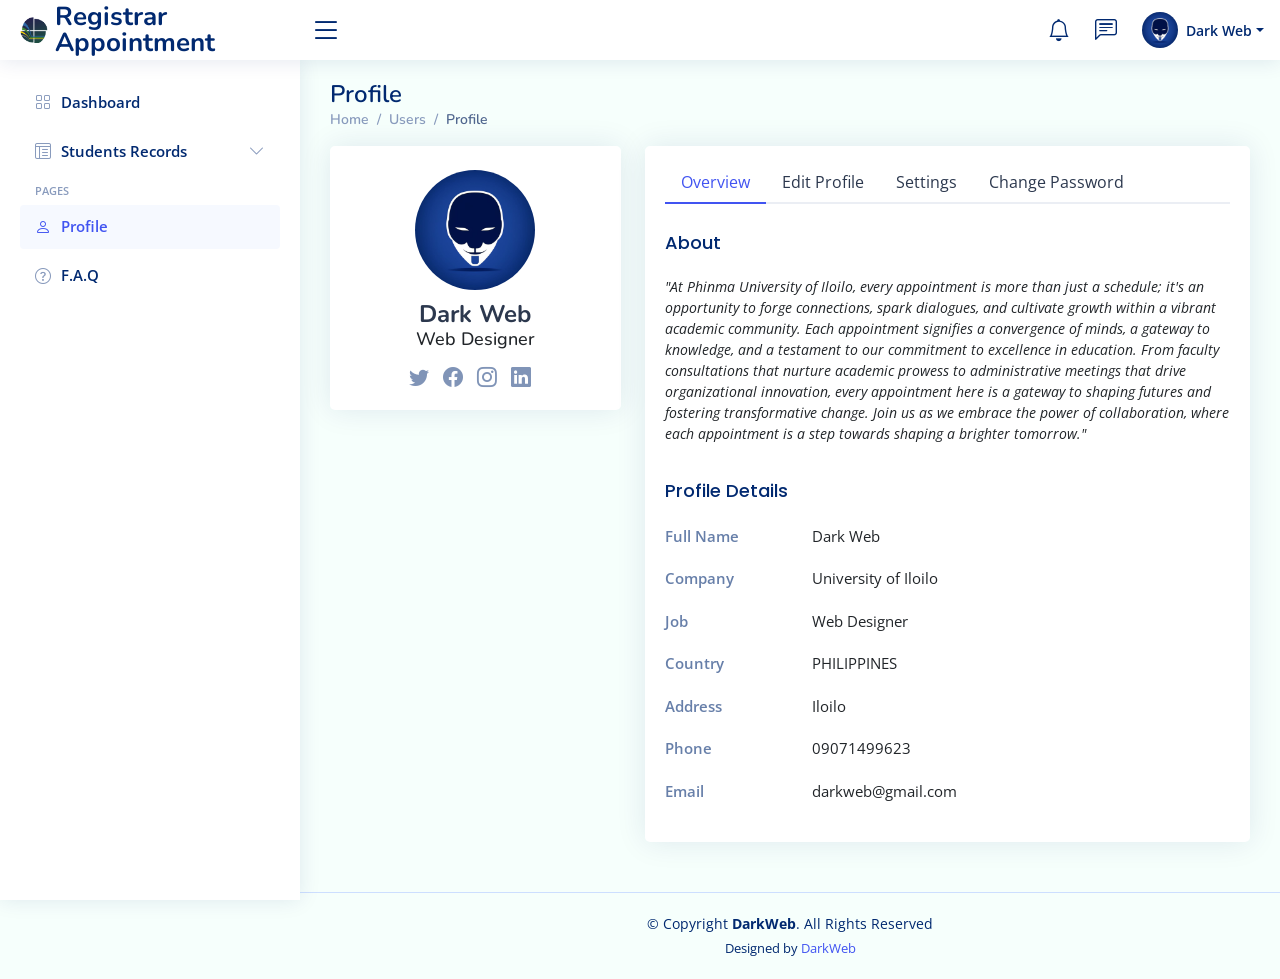
<file: capstone_project/admin-profile.html>
<!DOCTYPE html>
<html lang="en">

<head>
  <meta charset="utf-8">
  <meta content="width=device-width, initial-scale=1.0" name="viewport">

  <title>User Profile</title>
  <meta content="" name="description">
  <meta content="" name="keywords">

  <!-- Favicons -->
  <link href="assets/img/UI-logo.jpg" rel="icon">
  <link href="assets/img/UI-logo.jpg" rel="Ui-logo">

  <!-- Google Fonts -->
  <link href="https://fonts.gstatic.com" rel="preconnect">
  <link href="https://fonts.googleapis.com/css?family=Open+Sans:300,300i,400,400i,600,600i,700,700i|Nunito:300,300i,400,400i,600,600i,700,700i|Poppins:300,300i,400,400i,500,500i,600,600i,700,700i" rel="stylesheet">

  <!-- Vendor CSS Files -->
  <link href="assets/vendor/bootstrap/css/bootstrap.min.css" rel="stylesheet">
  <link href="assets/vendor/bootstrap-icons/bootstrap-icons.css" rel="stylesheet">
  <link href="assets/vendor/boxicons/css/boxicons.min.css" rel="stylesheet">
  <link href="assets/vendor/quill/quill.snow.css" rel="stylesheet">
  <link href="assets/vendor/quill/quill.bubble.css" rel="stylesheet">
  <link href="assets/vendor/remixicon/remixicon.css" rel="stylesheet">
  <link href="assets/vendor/simple-datatables/style.css" rel="stylesheet">

  <!-- Template Main CSS File -->
  <link href="assets/css/style.css" rel="stylesheet">

  
</head>

<body>

  <!-- ======= Header ======= -->
  <header id="header" class="header fixed-top d-flex align-items-center">

    <div class="d-flex align-items-center justify-content-between">
      <a href="dashboard.html" class="logo d-flex align-items-center">
        <img src="assets/img/UI-logo.jpg" alt="">
        <span class="d-none d-lg-block">Registrar Appointment</span>
      </a>
      <i class="bi bi-list toggle-sidebar-btn"></i>
    </div><!-- End Logo -->

    <nav class="header-nav ms-auto">
      <ul class="d-flex align-items-center">

        <li class="nav-item d-block d-lg-none">
          <a class="nav-link nav-icon search-bar-toggle " href="#">
            <i class="bi bi-search"></i>
          </a>
        </li><!-- End Search Icon-->

        <li class="nav-item dropdown">

          <a class="nav-link nav-icon" href="#" data-bs-toggle="dropdown">
            <i class="bi bi-bell"></i>
            <span class="badge bg-primary badge-number"></span>
          </a><!-- End Notification Icon -->

          <!-- End Notification Dropdown Items -->

        </li><!-- End Notification Nav -->

        <li class="nav-item dropdown">

          <a class="nav-link nav-icon" href="#" data-bs-toggle="dropdown">
            <i class="bi bi-chat-left-text"></i>
            <span class="badge bg-success badge-number"></span>
          </a><!-- End Messages Icon -->

        </li><!-- End Messages Nav -->

        <li class="nav-item dropdown pe-3">

          <a class="nav-link nav-profile d-flex align-items-center pe-0" href="#" data-bs-toggle="dropdown">
            <img src="assets/img/anu.jpg" alt="Profile" class="rounded-circle">
            <span class="d-none d-md-block dropdown-toggle ps-2">Dark Web</span>
          </a><!-- End Profile Iamge Icon -->

          <ul class="dropdown-menu dropdown-menu-end dropdown-menu-arrow profile">
            <li class="dropdown-header">
              <h6>Dark Web</h6>
              <span>Web Designer</span>
            </li>
            <li>
              <hr class="dropdown-divider">
            </li>

            <li>
              <a class="dropdown-item d-flex align-items-center" href="admin-profile.html">
                <i class="bi bi-person"></i>
                <span>My Profile</span>
              </a>
            </li>
            <li>
              <hr class="dropdown-divider">
            </li>

            <li>
              <a class="dropdown-item d-flex align-items-center" href="admin-profile.html">
                <i class="bi bi-gear"></i>
                <span>Account Settings</span>
              </a>
            </li>
            <li>
              <hr class="dropdown-divider">
            </li>

            <li>
              <a class="dropdown-item d-flex align-items-center" href="pages-faq.html">
                <i class="bi bi-question-circle"></i>
                <span>Need Help?</span>
              </a>
            </li>
            <li>
              <hr class="dropdown-divider">
            </li>

            <li>
              <a class="dropdown-item d-flex align-items-center" href="index.html">
                <i class="bi bi-box-arrow-right"></i>
                <span>Sign Out</span>
              </a>
            </li>

          </ul><!-- End Profile Dropdown Items -->
        </li><!-- End Profile Nav -->

      </ul>
    </nav><!-- End Icons Navigation -->

  </header><!-- End Header -->

  <!-- ======= Sidebar ======= -->
  <aside id="sidebar" class="sidebar">

    <ul class="sidebar-nav" id="sidebar-nav">
      <li class="nav-item">
        <a class="nav-link collapsed" href="dashboard.html">
          <i class="bi bi-grid"></i>
          <span>Dashboard</span>
        </a>
      </li>

      <li class="nav-item">
        <a class="nav-link collapsed" data-bs-target="#tables-nav" data-bs-toggle="collapse" href="#">
          <i class="bi bi-layout-text-window-reverse"></i><span>Students Records</span><i class="bi bi-chevron-down ms-auto"></i>
        </a>
        <ul id="tables-nav" class="nav-content collapse " data-bs-parent="#sidebar-nav">
          <li>
            <a href="data.php">
              <i class="bi bi-circle"></i><span>Data Information</span>
            </a>
          </li>
          <li>
            <a href="student-appointment.html">
              <i class="bi bi-circle"></i><span>Student Appointment</span>
            </a>
          </li>
          <li>
            <a href="print2.html">
              <i class="bi bi-circle"></i><span>Student Data Print</span>
            </a>
          </li>
        </ul>
      </li><!-- End Tables Nav -->

      <!-- End Icons Nav -->

      <li class="nav-heading">Pages</li>

      <li class="nav-item">
        <a class="nav-link" href="admin-profile.html">
          <i class="bi bi-person"></i>
          <span>Profile</span>
        </a>
      </li><!-- End Profile Page Nav -->

      <li class="nav-item">
        <a class="nav-link collapsed" href="pages-faq.html">
          <i class="bi bi-question-circle"></i>
          <span>F.A.Q</span>
        </a>
      </li><!-- End F.A.Q Page Nav -->
    </ul>

  </aside><!-- End Sidebar-->

  <main id="main" class="main">

    <div class="pagetitle">
      <h1>Profile</h1>
      <nav>
        <ol class="breadcrumb">
          <li class="breadcrumb-item"><a href="index.html">Home</a></li>
          <li class="breadcrumb-item">Users</li>
          <li class="breadcrumb-item active">Profile</li>
        </ol>
      </nav>
    </div><!-- End Page Title -->

    <section class="section profile">
      <div class="row">
        <div class="col-xl-4">

          <div class="card">
            <div class="card-body profile-card pt-4 d-flex flex-column align-items-center">

              <img src="assets/img/anu.jpg" alt="Profile" class="rounded-circle">
              <h2>Dark Web</h2>
              <h3>Web Designer</h3>
              <div class="social-links mt-2">
                <a href="#" class="twitter"><i class="bi bi-twitter"></i></a>
                <a href="#" class="facebook"><i class="bi bi-facebook"></i></a>
                <a href="#" class="instagram"><i class="bi bi-instagram"></i></a>
                <a href="#" class="linkedin"><i class="bi bi-linkedin"></i></a>
              </div>
            </div>
          </div>

        </div>

        <div class="col-xl-8">

          <div class="card">
            <div class="card-body pt-3">
              <!-- Bordered Tabs -->
              <ul class="nav nav-tabs nav-tabs-bordered">

                <li class="nav-item">
                  <button class="nav-link active" data-bs-toggle="tab" data-bs-target="#profile-overview">Overview</button>
                </li>

                <li class="nav-item">
                  <button class="nav-link" data-bs-toggle="tab" data-bs-target="#profile-edit">Edit Profile</button>
                </li>

                <li class="nav-item">
                  <button class="nav-link" data-bs-toggle="tab" data-bs-target="#profile-settings">Settings</button>
                </li>

                <li class="nav-item">
                  <button class="nav-link" data-bs-toggle="tab" data-bs-target="#profile-change-password">Change Password</button>
                </li>

              </ul>
              <div class="tab-content pt-2">

                <div class="tab-pane fade show active profile-overview" id="profile-overview">
                  <h5 class="card-title">About</h5>
                  <p class="small fst-italic">"At Phinma University of Iloilo, every appointment is more than just a schedule; it's an opportunity to forge connections, spark dialogues, and cultivate growth within a vibrant academic community. Each appointment signifies a convergence of minds, a gateway to knowledge, and a testament to our commitment to excellence in education. From faculty consultations that nurture academic prowess to administrative meetings that drive organizational innovation, every appointment here is a gateway to shaping futures and fostering transformative change. Join us as we embrace the power of collaboration, where each appointment is a step towards shaping a brighter tomorrow."</p>

                  <h5 class="card-title">Profile Details</h5>

                  <div class="row">
                    <div class="col-lg-3 col-md-4 label ">Full Name</div>
                    <div class="col-lg-9 col-md-8">Dark Web</div>
                  </div>

                  <div class="row">
                    <div class="col-lg-3 col-md-4 label">Company</div>
                    <div class="col-lg-9 col-md-8">University of Iloilo</div>
                  </div>

                  <div class="row">
                    <div class="col-lg-3 col-md-4 label">Job</div>
                    <div class="col-lg-9 col-md-8">Web Designer</div>
                  </div>

                  <div class="row">
                    <div class="col-lg-3 col-md-4 label">Country</div>
                    <div class="col-lg-9 col-md-8">PHILIPPINES</div>
                  </div>

                  <div class="row">
                    <div class="col-lg-3 col-md-4 label">Address</div>
                    <div class="col-lg-9 col-md-8">Iloilo</div>
                  </div>

                  <div class="row">
                    <div class="col-lg-3 col-md-4 label">Phone</div>
                    <div class="col-lg-9 col-md-8">09071499623</div>
                  </div>

                  <div class="row">
                    <div class="col-lg-3 col-md-4 label">Email</div>
                    <div class="col-lg-9 col-md-8">darkweb@gmail.com</div>
                  </div>

                </div>

                <div class="tab-pane fade profile-edit pt-3" id="profile-edit">

                  <!-- Profile Edit Form -->
                  <form>
                    <div class="row mb-3">
                      <label for="profileImage" class="col-md-4 col-lg-3 col-form-label">Profile Image</label>
                      <div class="col-md-8 col-lg-9">
                        <img src="assets/img/anu.jpg" alt="Profile">
                        <div class="pt-2">
                          <a href="#" class="btn btn-primary btn-sm" title="Upload new profile image"><i class="bi bi-upload"></i></a>
                          <a href="#" class="btn btn-danger btn-sm" title="Remove my profile image"><i class="bi bi-trash"></i></a>
                        </div>
                      </div>
                    </div>

                    <div class="row mb-3">
                      <label for="fullName" class="col-md-4 col-lg-3 col-form-label">Full Name</label>
                      <div class="col-md-8 col-lg-9">
                        <input name="fullName" type="text" class="form-control" id="fullName" value="Dark Web">
                      </div>
                    </div>

                    <div class="row mb-3">
                      <label for="about" class="col-md-4 col-lg-3 col-form-label">About</label>
                      <div class="col-md-8 col-lg-9">
                        <textarea name="about" class="form-control" id="about" style="height: 100px">"At Phinma University of Iloilo, every appointment is more than just a schedule; it's an opportunity to forge connections, spark dialogues, and cultivate growth within a vibrant academic community. Each appointment signifies a convergence of minds, a gateway to knowledge, and a testament to our commitment to excellence in education. From faculty consultations that nurture academic prowess to administrative meetings that drive organizational innovation, every appointment here is a gateway to shaping futures and fostering transformative change. Join us as we embrace the power of collaboration, where each appointment is a step towards shaping a brighter tomorrow."</textarea>
                      </div>
                    </div>

                    <div class="row mb-3">
                      <label for="company" class="col-md-4 col-lg-3 col-form-label">Company</label>
                      <div class="col-md-8 col-lg-9">
                        <input name="company" type="text" class="form-control" id="company" value="University of Iloilo">
                      </div>
                    </div>

                    <div class="row mb-3">
                      <label for="Job" class="col-md-4 col-lg-3 col-form-label">Job</label>
                      <div class="col-md-8 col-lg-9">
                        <input name="job" type="text" class="form-control" id="Job" value="Web Designer">
                      </div>
                    </div>

                    <div class="row mb-3">
                      <label for="Country" class="col-md-4 col-lg-3 col-form-label">Country</label>
                      <div class="col-md-8 col-lg-9">
                        <input name="country" type="text" class="form-control" id="Country" value="PHILIPPINES">
                      </div>
                    </div>

                    <div class="row mb-3">
                      <label for="Address" class="col-md-4 col-lg-3 col-form-label">Address</label>
                      <div class="col-md-8 col-lg-9">
                        <input name="address" type="text" class="form-control" id="Address" value="Iloilo">
                      </div>
                    </div>

                    <div class="row mb-3">
                      <label for="Phone" class="col-md-4 col-lg-3 col-form-label">Phone</label>
                      <div class="col-md-8 col-lg-9">
                        <input name="phone" type="text" class="form-control" id="Phone" value="09071499623">
                      </div>
                    </div>

                    <div class="row mb-3">
                      <label for="Email" class="col-md-4 col-lg-3 col-form-label">Email</label>
                      <div class="col-md-8 col-lg-9">
                        <input name="email" type="email" class="form-control" id="Email" value="darkweb@gmail.com">
                      </div>
                    </div>                   

                    <div class="row mb-3">
                      <label for="Facebook" class="col-md-4 col-lg-3 col-form-label">Facebook Profile</label>
                      <div class="col-md-8 col-lg-9">
                        <input name="facebook" type="text" class="form-control" id="Facebook" value="https://www.facebook.com/fritsloui.gan">
                      </div>
                    </div>
                 
                    <div class="row mb-3">
                      <label for="Linkedin" class="col-md-4 col-lg-3 col-form-label">Linkedin Profile</label>
                      <div class="col-md-8 col-lg-9">
                        <input name="linkedin" type="text" class="form-control" id="Linkedin" value="https://linkedin.com/#">
                      </div>
                    </div>

                    <div class="text-center">
                      <button type="submit" class="btn btn-primary">Save Changes</button>
                    </div>
                  </form><!-- End Profile Edit Form -->

                </div>

                <div class="tab-pane fade pt-3" id="profile-settings">

                  <!-- Settings Form -->
                  <form>

                    <div class="row mb-3">
                      <label for="fullName" class="col-md-4 col-lg-3 col-form-label">Email Notifications</label>
                      <div class="col-md-8 col-lg-9">
                        <div class="form-check">
                          <input class="form-check-input" type="checkbox" id="changesMade" checked>
                          <label class="form-check-label" for="changesMade">
                            Changes made to your account
                          </label>
                        </div>
                        <div class="form-check">
                          <input class="form-check-input" type="checkbox" id="newProducts" checked>
                          <label class="form-check-label" for="newProducts">
                            Information on new products and services
                          </label>
                        </div>
                        <div class="form-check">
                          <input class="form-check-input" type="checkbox" id="proOffers">
                          <label class="form-check-label" for="proOffers">
                            Marketing and promo offers
                          </label>
                        </div>
                        <div class="form-check">
                          <input class="form-check-input" type="checkbox" id="securityNotify" checked disabled>
                          <label class="form-check-label" for="securityNotify">
                            Security alerts
                          </label>
                        </div>
                      </div>
                    </div>

                    <div class="text-center">
                      <button type="submit" class="btn btn-primary">Save Changes</button>
                    </div>
                  </form><!-- End settings Form -->

                </div>

                <div class="tab-pane fade pt-3" id="profile-change-password">
                  <!-- Change Password Form -->
                  <form>

                    <div class="row mb-3">
                      <label for="currentPassword" class="col-md-4 col-lg-3 col-form-label">Current Password</label>
                      <div class="col-md-8 col-lg-9">
                        <input name="password" type="password" class="form-control" id="currentPassword">
                      </div>
                    </div>

                    <div class="row mb-3">
                      <label for="newPassword" class="col-md-4 col-lg-3 col-form-label">New Password</label>
                      <div class="col-md-8 col-lg-9">
                        <input name="newpassword" type="password" class="form-control" id="newPassword">
                      </div>
                    </div>

                    <div class="row mb-3">
                      <label for="renewPassword" class="col-md-4 col-lg-3 col-form-label">Re-enter New Password</label>
                      <div class="col-md-8 col-lg-9">
                        <input name="renewpassword" type="password" class="form-control" id="renewPassword">
                      </div>
                    </div>

                    <div class="text-center">
                      <button type="submit" class="btn btn-primary">Change Password</button>
                    </div>
                  </form><!-- End Change Password Form -->

                </div>

              </div><!-- End Bordered Tabs -->

            </div>
          </div>

        </div>
      </div>
    </section>

  </main><!-- End #main -->

  <!-- ======= Footer ======= -->
  <footer id="footer" class="footer">
    <div class="copyright">
      &copy; Copyright <strong><span>DarkWeb</span></strong>. All Rights Reserved
    </div>
    <div class="credits">
      <!-- All the links in the footer should remain intact. -->
      <!-- You can delete the links only if you purchased the pro version. -->
      <!-- Licensing information: https://bootstrapmade.com/license/ -->
      <!-- Purchase the pro version with working PHP/AJAX contact form: https://bootstrapmade.com/nice-admin-bootstrap-admin-html-template/ -->
      Designed by <a href="https://ibb.co/rpNQgNy">DarkWeb</a>
    </div>
  </footer><!-- End Footer -->

  <a href="#" class="back-to-top d-flex align-items-center justify-content-center"><i class="bi bi-arrow-up-short"></i></a>

  <!-- Vendor JS Files -->
  <script src="assets/vendor/apexcharts/apexcharts.min.js"></script>
  <script src="assets/vendor/bootstrap/js/bootstrap.bundle.min.js"></script>
  <script src="assets/vendor/chart.js/chart.umd.js"></script>
  <script src="assets/vendor/echarts/echarts.min.js"></script>
  <script src="assets/vendor/quill/quill.min.js"></script>
  <script src="assets/vendor/simple-datatables/simple-datatables.js"></script>
  <script src="assets/vendor/tinymce/tinymce.min.js"></script>
  <script src="assets/vendor/php-email-form/validate.js"></script>

  <!-- Template Main JS File -->
  <script src="assets/js/main.js"></script>

</body>

</html>
</file>
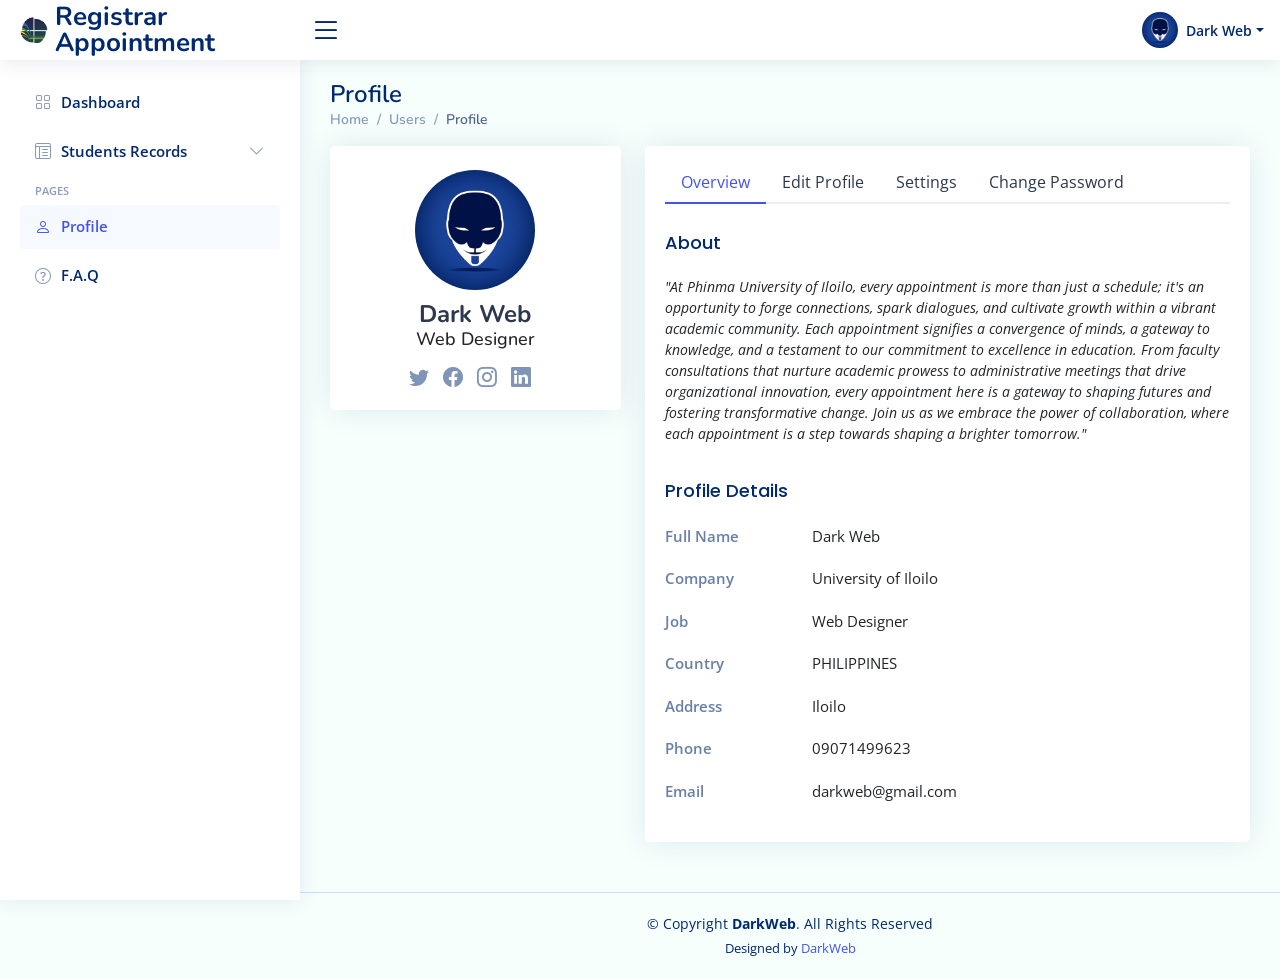
<file: capstone_project/registrar-profile.html>
<!DOCTYPE html>
<html lang="en">

<head>
  <meta charset="utf-8">
  <meta content="width=device-width, initial-scale=1.0" name="viewport">

  <title>User Profile</title>
  <meta content="" name="description">
  <meta content="" name="keywords">

  <!-- Favicons -->
  <link href="assets/img/UI-logo.jpg" rel="icon">
  <link href="assets/img/UI-logo.jpg" rel="Ui-logo">

  <!-- Google Fonts -->
  <link href="https://fonts.gstatic.com" rel="preconnect">
  <link href="https://fonts.googleapis.com/css?family=Open+Sans:300,300i,400,400i,600,600i,700,700i|Nunito:300,300i,400,400i,600,600i,700,700i|Poppins:300,300i,400,400i,500,500i,600,600i,700,700i" rel="stylesheet">

  <!-- Vendor CSS Files -->
  <link href="assets/vendor/bootstrap/css/bootstrap.min.css" rel="stylesheet">
  <link href="assets/vendor/bootstrap-icons/bootstrap-icons.css" rel="stylesheet">
  <link href="assets/vendor/boxicons/css/boxicons.min.css" rel="stylesheet">
  <link href="assets/vendor/quill/quill.snow.css" rel="stylesheet">
  <link href="assets/vendor/quill/quill.bubble.css" rel="stylesheet">
  <link href="assets/vendor/remixicon/remixicon.css" rel="stylesheet">
  <link href="assets/vendor/simple-datatables/style.css" rel="stylesheet">

  <!-- Template Main CSS File -->
  <link href="assets/css/style.css" rel="stylesheet">

  
</head>

<body>

  <!-- ======= Header ======= -->
  <header id="header" class="header fixed-top d-flex align-items-center">

    <div class="d-flex align-items-center justify-content-between">
      <a href="dashboard3.html" class="logo d-flex align-items-center">
        <img src="assets/img/UI-logo.jpg" alt="">
        <span class="d-none d-lg-block">Registrar Appointment</span>
      </a>
      <i class="bi bi-list toggle-sidebar-btn"></i>
    </div><!-- End Logo -->

    <nav class="header-nav ms-auto">
      <ul class="d-flex align-items-center">

        <li class="nav-item d-block d-lg-none">
          <a class="nav-link nav-icon search-bar-toggle " href="#">
            <i class="bi bi-search"></i>
          </a>
        </li><!-- End Search Icon-->

        <li class="nav-item dropdown pe-3">

          <a class="nav-link nav-profile d-flex align-items-center pe-0" href="#" data-bs-toggle="dropdown">
            <img src="assets/img/anu.jpg" alt="Profile" class="rounded-circle">
            <span class="d-none d-md-block dropdown-toggle ps-2">Dark Web</span>
          </a><!-- End Profile Iamge Icon -->

          <ul class="dropdown-menu dropdown-menu-end dropdown-menu-arrow profile">
            <li class="dropdown-header">
              <h6>Dark Web</h6>
              <span>Web Designer</span>
            </li>
            <li>
              <hr class="dropdown-divider">
            </li>

            <li>
              <a class="dropdown-item d-flex align-items-center" href="registrar-profile.html">
                <i class="bi bi-person"></i>
                <span>My Profile</span>
              </a>
            </li>
            <li>
              <hr class="dropdown-divider">
            </li>

            <li>
              <a class="dropdown-item d-flex align-items-center" href="registrar-profile.html">
                <i class="bi bi-gear"></i>
                <span>Account Settings</span>
              </a>
            </li>
            <li>
              <hr class="dropdown-divider">
            </li>

            <li>
              <a class="dropdown-item d-flex align-items-center" href="pages-faq3.html">
                <i class="bi bi-question-circle"></i>
                <span>Need Help?</span>
              </a>
            </li>
            <li>
              <hr class="dropdown-divider">
            </li>

            <li>
              <a class="dropdown-item d-flex align-items-center" href="index.html">
                <i class="bi bi-box-arrow-right"></i>
                <span>Sign Out</span>
              </a>
            </li>

          </ul><!-- End Profile Dropdown Items -->
        </li><!-- End Profile Nav -->

      </ul>
    </nav><!-- End Icons Navigation -->

  </header><!-- End Header -->

  <!-- ======= Sidebar ======= -->
  <aside id="sidebar" class="sidebar">

    <ul class="sidebar-nav" id="sidebar-nav">
      <li class="nav-item">
        <a class="nav-link collapsed" href="dashboard3.html">
          <i class="bi bi-grid"></i>
          <span>Dashboard</span>
        </a>
      </li>

      <li class="nav-item">
        <a class="nav-link collapsed" data-bs-target="#tables-nav" data-bs-toggle="collapse" href="#">
          <i class="bi bi-layout-text-window-reverse"></i><span>Students Records</span><i class="bi bi-chevron-down ms-auto"></i>
        </a>
        <ul id="tables-nav" class="nav-content collapse " data-bs-parent="#sidebar-nav">
          <li>
            <a href="student-book.php">
              <i class="bi bi-circle"></i><span>Student Book Date/Time</span>
            </a>
          </li>
          <li>
            <a href="data2.php">
              <i class="bi bi-circle"></i><span>Data Information</span>
            </a>
          </li>
          <li>
            <a href="student-appointment2.php">
              <i class="bi bi-circle"></i><span>Student Appointment</span>
            </a>
          </li>
          <li>
            <a href="print.php">
              <i class="bi bi-circle"></i><span>Student Data Print</span>
            </a>
          </li>
          <li>
            <a href="img-requirements.php">
              <i class="bi bi-circle"></i><span>Student Requirements</span>
            </a>
          </li>
        </ul>
      </li><!-- End Tables Nav -->

      <!-- End Icons Nav -->

      <li class="nav-heading">Pages</li>

      <li class="nav-item">
        <a class="nav-link" href="registrar-profile.html">
          <i class="bi bi-person"></i>
          <span>Profile</span>
        </a>
      </li><!-- End Profile Page Nav -->

      <li class="nav-item">
        <a class="nav-link collapsed" href="pages-faq3.html">
          <i class="bi bi-question-circle"></i>
          <span>F.A.Q</span>
        </a>
      </li><!-- End F.A.Q Page Nav -->

      

    </ul>

  </aside><!-- End Sidebar-->

  <main id="main" class="main">

    <div class="pagetitle">
      <h1>Profile</h1>
      <nav>
        <ol class="breadcrumb">
          <li class="breadcrumb-item"><a href="index.html">Home</a></li>
          <li class="breadcrumb-item">Users</li>
          <li class="breadcrumb-item active">Profile</li>
        </ol>
      </nav>
    </div><!-- End Page Title -->

    <section class="section profile">
      <div class="row">
        <div class="col-xl-4">

          <div class="card">
            <div class="card-body profile-card pt-4 d-flex flex-column align-items-center">

              <img src="assets/img/anu.jpg" alt="Profile" class="rounded-circle">
              <h2>Dark Web</h2>
              <h3>Web Designer</h3>
              <div class="social-links mt-2">
                <a href="#" class="twitter"><i class="bi bi-twitter"></i></a>
                <a href="#" class="facebook"><i class="bi bi-facebook"></i></a>
                <a href="#" class="instagram"><i class="bi bi-instagram"></i></a>
                <a href="#" class="linkedin"><i class="bi bi-linkedin"></i></a>
              </div>
            </div>
          </div>

        </div>

        <div class="col-xl-8">

          <div class="card">
            <div class="card-body pt-3">
              <!-- Bordered Tabs -->
              <ul class="nav nav-tabs nav-tabs-bordered">

                <li class="nav-item">
                  <button class="nav-link active" data-bs-toggle="tab" data-bs-target="#profile-overview">Overview</button>
                </li>

                <li class="nav-item">
                  <button class="nav-link" data-bs-toggle="tab" data-bs-target="#profile-edit">Edit Profile</button>
                </li>

                <li class="nav-item">
                  <button class="nav-link" data-bs-toggle="tab" data-bs-target="#profile-settings">Settings</button>
                </li>

                <li class="nav-item">
                  <button class="nav-link" data-bs-toggle="tab" data-bs-target="#profile-change-password">Change Password</button>
                </li>

              </ul>
              <div class="tab-content pt-2">

                <div class="tab-pane fade show active profile-overview" id="profile-overview">
                  <h5 class="card-title">About</h5>
                  <p class="small fst-italic">"At Phinma University of Iloilo, every appointment is more than just a schedule; it's an opportunity to forge connections, spark dialogues, and cultivate growth within a vibrant academic community. Each appointment signifies a convergence of minds, a gateway to knowledge, and a testament to our commitment to excellence in education. From faculty consultations that nurture academic prowess to administrative meetings that drive organizational innovation, every appointment here is a gateway to shaping futures and fostering transformative change. Join us as we embrace the power of collaboration, where each appointment is a step towards shaping a brighter tomorrow."</p>

                  <h5 class="card-title">Profile Details</h5>

                  <div class="row">
                    <div class="col-lg-3 col-md-4 label ">Full Name</div>
                    <div class="col-lg-9 col-md-8">Dark Web</div>
                  </div>

                  <div class="row">
                    <div class="col-lg-3 col-md-4 label">Company</div>
                    <div class="col-lg-9 col-md-8">University of Iloilo</div>
                  </div>

                  <div class="row">
                    <div class="col-lg-3 col-md-4 label">Job</div>
                    <div class="col-lg-9 col-md-8">Web Designer</div>
                  </div>

                  <div class="row">
                    <div class="col-lg-3 col-md-4 label">Country</div>
                    <div class="col-lg-9 col-md-8">PHILIPPINES</div>
                  </div>

                  <div class="row">
                    <div class="col-lg-3 col-md-4 label">Address</div>
                    <div class="col-lg-9 col-md-8">Iloilo</div>
                  </div>

                  <div class="row">
                    <div class="col-lg-3 col-md-4 label">Phone</div>
                    <div class="col-lg-9 col-md-8">09071499623</div>
                  </div>

                  <div class="row">
                    <div class="col-lg-3 col-md-4 label">Email</div>
                    <div class="col-lg-9 col-md-8">darkweb@gmail.com</div>
                  </div>

                </div>

                <div class="tab-pane fade profile-edit pt-3" id="profile-edit">

                  <!-- Profile Edit Form -->
                  <form>
                    <div class="row mb-3">
                      <label for="profileImage" class="col-md-4 col-lg-3 col-form-label">Profile Image</label>
                      <div class="col-md-8 col-lg-9">
                        <img src="assets/img/anu.jpg" alt="Profile">
                        <div class="pt-2">
                          <a href="#" class="btn btn-primary btn-sm" title="Upload new profile image"><i class="bi bi-upload"></i></a>
                          <a href="#" class="btn btn-danger btn-sm" title="Remove my profile image"><i class="bi bi-trash"></i></a>
                        </div>
                      </div>
                    </div>

                    <div class="row mb-3">
                      <label for="fullName" class="col-md-4 col-lg-3 col-form-label">Full Name</label>
                      <div class="col-md-8 col-lg-9">
                        <input name="fullName" type="text" class="form-control" id="fullName" value="Dark Web">
                      </div>
                    </div>

                    <div class="row mb-3">
                      <label for="about" class="col-md-4 col-lg-3 col-form-label">About</label>
                      <div class="col-md-8 col-lg-9">
                        <textarea name="about" class="form-control" id="about" style="height: 100px">"At Phinma University of Iloilo, every appointment is more than just a schedule; it's an opportunity to forge connections, spark dialogues, and cultivate growth within a vibrant academic community. Each appointment signifies a convergence of minds, a gateway to knowledge, and a testament to our commitment to excellence in education. From faculty consultations that nurture academic prowess to administrative meetings that drive organizational innovation, every appointment here is a gateway to shaping futures and fostering transformative change. Join us as we embrace the power of collaboration, where each appointment is a step towards shaping a brighter tomorrow."</textarea>
                      </div>
                    </div>

                    <div class="row mb-3">
                      <label for="company" class="col-md-4 col-lg-3 col-form-label">Company</label>
                      <div class="col-md-8 col-lg-9">
                        <input name="company" type="text" class="form-control" id="company" value="University of Iloilo">
                      </div>
                    </div>

                    <div class="row mb-3">
                      <label for="Job" class="col-md-4 col-lg-3 col-form-label">Job</label>
                      <div class="col-md-8 col-lg-9">
                        <input name="job" type="text" class="form-control" id="Job" value="Web Designer">
                      </div>
                    </div>

                    <div class="row mb-3">
                      <label for="Country" class="col-md-4 col-lg-3 col-form-label">Country</label>
                      <div class="col-md-8 col-lg-9">
                        <input name="country" type="text" class="form-control" id="Country" value="PHILIPPINES">
                      </div>
                    </div>

                    <div class="row mb-3">
                      <label for="Address" class="col-md-4 col-lg-3 col-form-label">Address</label>
                      <div class="col-md-8 col-lg-9">
                        <input name="address" type="text" class="form-control" id="Address" value="Iloilo">
                      </div>
                    </div>

                    <div class="row mb-3">
                      <label for="Phone" class="col-md-4 col-lg-3 col-form-label">Phone</label>
                      <div class="col-md-8 col-lg-9">
                        <input name="phone" type="text" class="form-control" id="Phone" value="09071499623">
                      </div>
                    </div>

                    <div class="row mb-3">
                      <label for="Email" class="col-md-4 col-lg-3 col-form-label">Email</label>
                      <div class="col-md-8 col-lg-9">
                        <input name="email" type="email" class="form-control" id="Email" value="darkweb@gmail.com">
                      </div>
                    </div>                   

                    <div class="row mb-3">
                      <label for="Facebook" class="col-md-4 col-lg-3 col-form-label">Facebook Profile</label>
                      <div class="col-md-8 col-lg-9">
                        <input name="facebook" type="text" class="form-control" id="Facebook" value="https://www.facebook.com/fritsloui.gan">
                      </div>
                    </div>
                 
                    <div class="row mb-3">
                      <label for="Linkedin" class="col-md-4 col-lg-3 col-form-label">Linkedin Profile</label>
                      <div class="col-md-8 col-lg-9">
                        <input name="linkedin" type="text" class="form-control" id="Linkedin" value="https://linkedin.com/#">
                      </div>
                    </div>

                    <div class="text-center">
                      <button type="submit" class="btn btn-primary">Save Changes</button>
                    </div>
                  </form><!-- End Profile Edit Form -->

                </div>

                <div class="tab-pane fade pt-3" id="profile-settings">

                  <!-- Settings Form -->
                  <form>

                    <div class="row mb-3">
                      <label for="fullName" class="col-md-4 col-lg-3 col-form-label">Email Notifications</label>
                      <div class="col-md-8 col-lg-9">
                        <div class="form-check">
                          <input class="form-check-input" type="checkbox" id="changesMade" checked>
                          <label class="form-check-label" for="changesMade">
                            Changes made to your account
                          </label>
                        </div>
                        <div class="form-check">
                          <input class="form-check-input" type="checkbox" id="newProducts" checked>
                          <label class="form-check-label" for="newProducts">
                            Information on new products and services
                          </label>
                        </div>
                        <div class="form-check">
                          <input class="form-check-input" type="checkbox" id="proOffers">
                          <label class="form-check-label" for="proOffers">
                            Marketing and promo offers
                          </label>
                        </div>
                        <div class="form-check">
                          <input class="form-check-input" type="checkbox" id="securityNotify" checked disabled>
                          <label class="form-check-label" for="securityNotify">
                            Security alerts
                          </label>
                        </div>
                      </div>
                    </div>

                    <div class="text-center">
                      <button type="submit" class="btn btn-primary">Save Changes</button>
                    </div>
                  </form><!-- End settings Form -->

                </div>

                <div class="tab-pane fade pt-3" id="profile-change-password">
                  <!-- Change Password Form -->
                  <form>

                    <div class="row mb-3">
                      <label for="currentPassword" class="col-md-4 col-lg-3 col-form-label">Current Password</label>
                      <div class="col-md-8 col-lg-9">
                        <input name="password" type="password" class="form-control" id="currentPassword">
                      </div>
                    </div>

                    <div class="row mb-3">
                      <label for="newPassword" class="col-md-4 col-lg-3 col-form-label">New Password</label>
                      <div class="col-md-8 col-lg-9">
                        <input name="newpassword" type="password" class="form-control" id="newPassword">
                      </div>
                    </div>

                    <div class="row mb-3">
                      <label for="renewPassword" class="col-md-4 col-lg-3 col-form-label">Re-enter New Password</label>
                      <div class="col-md-8 col-lg-9">
                        <input name="renewpassword" type="password" class="form-control" id="renewPassword">
                      </div>
                    </div>

                    <div class="text-center">
                      <button type="submit" class="btn btn-primary">Change Password</button>
                    </div>
                  </form><!-- End Change Password Form -->

                </div>

              </div><!-- End Bordered Tabs -->

            </div>
          </div>

        </div>
      </div>
    </section>

  </main><!-- End #main -->

  <!-- ======= Footer ======= -->
  <footer id="footer" class="footer">
    <div class="copyright">
      &copy; Copyright <strong><span>DarkWeb</span></strong>. All Rights Reserved
    </div>
    <div class="credits">
      Designed by <a href="https://ibb.co/rpNQgNy">DarkWeb</a>
    </div>
  </footer><!-- End Footer -->

  <a href="#" class="back-to-top d-flex align-items-center justify-content-center"><i class="bi bi-arrow-up-short"></i></a>

  <!-- Vendor JS Files -->
  <script src="assets/vendor/apexcharts/apexcharts.min.js"></script>
  <script src="assets/vendor/bootstrap/js/bootstrap.bundle.min.js"></script>
  <script src="assets/vendor/chart.js/chart.umd.js"></script>
  <script src="assets/vendor/echarts/echarts.min.js"></script>
  <script src="assets/vendor/quill/quill.min.js"></script>
  <script src="assets/vendor/simple-datatables/simple-datatables.js"></script>
  <script src="assets/vendor/tinymce/tinymce.min.js"></script>
  <script src="assets/vendor/php-email-form/validate.js"></script>

  <!-- Template Main JS File -->
  <script src="assets/js/main.js"></script>

</body>

</html>
</file>
<file: capstone_project/assets/vendor/quill/quill.snow.css>
/*!
 * Quill Editor v1.3.7
 * https://quilljs.com/
 * Copyright (c) 2014, Jason Chen
 * Copyright (c) 2013, salesforce.com
 */
.ql-container {
  box-sizing: border-box;
  font-family: Helvetica, Arial, sans-serif;
  font-size: 13px;
  height: 100%;
  margin: 0px;
  position: relative;
}
.ql-container.ql-disabled .ql-tooltip {
  visibility: hidden;
}
.ql-container.ql-disabled .ql-editor ul[data-checked] > li::before {
  pointer-events: none;
}
.ql-clipboard {
  left: -100000px;
  height: 1px;
  overflow-y: hidden;
  position: absolute;
  top: 50%;
}
.ql-clipboard p {
  margin: 0;
  padding: 0;
}
.ql-editor {
  box-sizing: border-box;
  line-height: 1.42;
  height: 100%;
  outline: none;
  overflow-y: auto;
  padding: 12px 15px;
  tab-size: 4;
  -moz-tab-size: 4;
  text-align: left;
  white-space: pre-wrap;
  word-wrap: break-word;
}
.ql-editor > * {
  cursor: text;
}
.ql-editor p,
.ql-editor ol,
.ql-editor ul,
.ql-editor pre,
.ql-editor blockquote,
.ql-editor h1,
.ql-editor h2,
.ql-editor h3,
.ql-editor h4,
.ql-editor h5,
.ql-editor h6 {
  margin: 0;
  padding: 0;
  counter-reset: list-1 list-2 list-3 list-4 list-5 list-6 list-7 list-8 list-9;
}
.ql-editor ol,
.ql-editor ul {
  padding-left: 1.5em;
}
.ql-editor ol > li,
.ql-editor ul > li {
  list-style-type: none;
}
.ql-editor ul > li::before {
  content: '\2022';
}
.ql-editor ul[data-checked=true],
.ql-editor ul[data-checked=false] {
  pointer-events: none;
}
.ql-editor ul[data-checked=true] > li *,
.ql-editor ul[data-checked=false] > li * {
  pointer-events: all;
}
.ql-editor ul[data-checked=true] > li::before,
.ql-editor ul[data-checked=false] > li::before {
  color: #777;
  cursor: pointer;
  pointer-events: all;
}
.ql-editor ul[data-checked=true] > li::before {
  content: '\2611';
}
.ql-editor ul[data-checked=false] > li::before {
  content: '\2610';
}
.ql-editor li::before {
  display: inline-block;
  white-space: nowrap;
  width: 1.2em;
}
.ql-editor li:not(.ql-direction-rtl)::before {
  margin-left: -1.5em;
  margin-right: 0.3em;
  text-align: right;
}
.ql-editor li.ql-direction-rtl::before {
  margin-left: 0.3em;
  margin-right: -1.5em;
}
.ql-editor ol li:not(.ql-direction-rtl),
.ql-editor ul li:not(.ql-direction-rtl) {
  padding-left: 1.5em;
}
.ql-editor ol li.ql-direction-rtl,
.ql-editor ul li.ql-direction-rtl {
  padding-right: 1.5em;
}
.ql-editor ol li {
  counter-reset: list-1 list-2 list-3 list-4 list-5 list-6 list-7 list-8 list-9;
  counter-increment: list-0;
}
.ql-editor ol li:before {
  content: counter(list-0, decimal) '. ';
}
.ql-editor ol li.ql-indent-1 {
  counter-increment: list-1;
}
.ql-editor ol li.ql-indent-1:before {
  content: counter(list-1, lower-alpha) '. ';
}
.ql-editor ol li.ql-indent-1 {
  counter-reset: list-2 list-3 list-4 list-5 list-6 list-7 list-8 list-9;
}
.ql-editor ol li.ql-indent-2 {
  counter-increment: list-2;
}
.ql-editor ol li.ql-indent-2:before {
  content: counter(list-2, lower-roman) '. ';
}
.ql-editor ol li.ql-indent-2 {
  counter-reset: list-3 list-4 list-5 list-6 list-7 list-8 list-9;
}
.ql-editor ol li.ql-indent-3 {
  counter-increment: list-3;
}
.ql-editor ol li.ql-indent-3:before {
  content: counter(list-3, decimal) '. ';
}
.ql-editor ol li.ql-indent-3 {
  counter-reset: list-4 list-5 list-6 list-7 list-8 list-9;
}
.ql-editor ol li.ql-indent-4 {
  counter-increment: list-4;
}
.ql-editor ol li.ql-indent-4:before {
  content: counter(list-4, lower-alpha) '. ';
}
.ql-editor ol li.ql-indent-4 {
  counter-reset: list-5 list-6 list-7 list-8 list-9;
}
.ql-editor ol li.ql-indent-5 {
  counter-increment: list-5;
}
.ql-editor ol li.ql-indent-5:before {
  content: counter(list-5, lower-roman) '. ';
}
.ql-editor ol li.ql-indent-5 {
  counter-reset: list-6 list-7 list-8 list-9;
}
.ql-editor ol li.ql-indent-6 {
  counter-increment: list-6;
}
.ql-editor ol li.ql-indent-6:before {
  content: counter(list-6, decimal) '. ';
}
.ql-editor ol li.ql-indent-6 {
  counter-reset: list-7 list-8 list-9;
}
.ql-editor ol li.ql-indent-7 {
  counter-increment: list-7;
}
.ql-editor ol li.ql-indent-7:before {
  content: counter(list-7, lower-alpha) '. ';
}
.ql-editor ol li.ql-indent-7 {
  counter-reset: list-8 list-9;
}
.ql-editor ol li.ql-indent-8 {
  counter-increment: list-8;
}
.ql-editor ol li.ql-indent-8:before {
  content: counter(list-8, lower-roman) '. ';
}
.ql-editor ol li.ql-indent-8 {
  counter-reset: list-9;
}
.ql-editor ol li.ql-indent-9 {
  counter-increment: list-9;
}
.ql-editor ol li.ql-indent-9:before {
  content: counter(list-9, decimal) '. ';
}
.ql-editor .ql-indent-1:not(.ql-direction-rtl) {
  padding-left: 3em;
}
.ql-editor li.ql-indent-1:not(.ql-direction-rtl) {
  padding-left: 4.5em;
}
.ql-editor .ql-indent-1.ql-direction-rtl.ql-align-right {
  padding-right: 3em;
}
.ql-editor li.ql-indent-1.ql-direction-rtl.ql-align-right {
  padding-right: 4.5em;
}
.ql-editor .ql-indent-2:not(.ql-direction-rtl) {
  padding-left: 6em;
}
.ql-editor li.ql-indent-2:not(.ql-direction-rtl) {
  padding-left: 7.5em;
}
.ql-editor .ql-indent-2.ql-direction-rtl.ql-align-right {
  padding-right: 6em;
}
.ql-editor li.ql-indent-2.ql-direction-rtl.ql-align-right {
  padding-right: 7.5em;
}
.ql-editor .ql-indent-3:not(.ql-direction-rtl) {
  padding-left: 9em;
}
.ql-editor li.ql-indent-3:not(.ql-direction-rtl) {
  padding-left: 10.5em;
}
.ql-editor .ql-indent-3.ql-direction-rtl.ql-align-right {
  padding-right: 9em;
}
.ql-editor li.ql-indent-3.ql-direction-rtl.ql-align-right {
  padding-right: 10.5em;
}
.ql-editor .ql-indent-4:not(.ql-direction-rtl) {
  padding-left: 12em;
}
.ql-editor li.ql-indent-4:not(.ql-direction-rtl) {
  padding-left: 13.5em;
}
.ql-editor .ql-indent-4.ql-direction-rtl.ql-align-right {
  padding-right: 12em;
}
.ql-editor li.ql-indent-4.ql-direction-rtl.ql-align-right {
  padding-right: 13.5em;
}
.ql-editor .ql-indent-5:not(.ql-direction-rtl) {
  padding-left: 15em;
}
.ql-editor li.ql-indent-5:not(.ql-direction-rtl) {
  padding-left: 16.5em;
}
.ql-editor .ql-indent-5.ql-direction-rtl.ql-align-right {
  padding-right: 15em;
}
.ql-editor li.ql-indent-5.ql-direction-rtl.ql-align-right {
  padding-right: 16.5em;
}
.ql-editor .ql-indent-6:not(.ql-direction-rtl) {
  padding-left: 18em;
}
.ql-editor li.ql-indent-6:not(.ql-direction-rtl) {
  padding-left: 19.5em;
}
.ql-editor .ql-indent-6.ql-direction-rtl.ql-align-right {
  padding-right: 18em;
}
.ql-editor li.ql-indent-6.ql-direction-rtl.ql-align-right {
  padding-right: 19.5em;
}
.ql-editor .ql-indent-7:not(.ql-direction-rtl) {
  padding-left: 21em;
}
.ql-editor li.ql-indent-7:not(.ql-direction-rtl) {
  padding-left: 22.5em;
}
.ql-editor .ql-indent-7.ql-direction-rtl.ql-align-right {
  padding-right: 21em;
}
.ql-editor li.ql-indent-7.ql-direction-rtl.ql-align-right {
  padding-right: 22.5em;
}
.ql-editor .ql-indent-8:not(.ql-direction-rtl) {
  padding-left: 24em;
}
.ql-editor li.ql-indent-8:not(.ql-direction-rtl) {
  padding-left: 25.5em;
}
.ql-editor .ql-indent-8.ql-direction-rtl.ql-align-right {
  padding-right: 24em;
}
.ql-editor li.ql-indent-8.ql-direction-rtl.ql-align-right {
  padding-right: 25.5em;
}
.ql-editor .ql-indent-9:not(.ql-direction-rtl) {
  padding-left: 27em;
}
.ql-editor li.ql-indent-9:not(.ql-direction-rtl) {
  padding-left: 28.5em;
}
.ql-editor .ql-indent-9.ql-direction-rtl.ql-align-right {
  padding-right: 27em;
}
.ql-editor li.ql-indent-9.ql-direction-rtl.ql-align-right {
  padding-right: 28.5em;
}
.ql-editor .ql-video {
  display: block;
  max-width: 100%;
}
.ql-editor .ql-video.ql-align-center {
  margin: 0 auto;
}
.ql-editor .ql-video.ql-align-right {
  margin: 0 0 0 auto;
}
.ql-editor .ql-bg-black {
  background-color: #000;
}
.ql-editor .ql-bg-red {
  background-color: #e60000;
}
.ql-editor .ql-bg-orange {
  background-color: #f90;
}
.ql-editor .ql-bg-yellow {
  background-color: #ff0;
}
.ql-editor .ql-bg-green {
  background-color: #008a00;
}
.ql-editor .ql-bg-blue {
  background-color: #06c;
}
.ql-editor .ql-bg-purple {
  background-color: #93f;
}
.ql-editor .ql-color-white {
  color: #fff;
}
.ql-editor .ql-color-red {
  color: #e60000;
}
.ql-editor .ql-color-orange {
  color: #f90;
}
.ql-editor .ql-color-yellow {
  color: #ff0;
}
.ql-editor .ql-color-green {
  color: #008a00;
}
.ql-editor .ql-color-blue {
  color: #06c;
}
.ql-editor .ql-color-purple {
  color: #93f;
}
.ql-editor .ql-font-serif {
  font-family: Georgia, Times New Roman, serif;
}
.ql-editor .ql-font-monospace {
  font-family: Monaco, Courier New, monospace;
}
.ql-editor .ql-size-small {
  font-size: 0.75em;
}
.ql-editor .ql-size-large {
  font-size: 1.5em;
}
.ql-editor .ql-size-huge {
  font-size: 2.5em;
}
.ql-editor .ql-direction-rtl {
  direction: rtl;
  text-align: inherit;
}
.ql-editor .ql-align-center {
  text-align: center;
}
.ql-editor .ql-align-justify {
  text-align: justify;
}
.ql-editor .ql-align-right {
  text-align: right;
}
.ql-editor.ql-blank::before {
  color: rgba(0,0,0,0.6);
  content: attr(data-placeholder);
  font-style: italic;
  left: 15px;
  pointer-events: none;
  position: absolute;
  right: 15px;
}
.ql-snow.ql-toolbar:after,
.ql-snow .ql-toolbar:after {
  clear: both;
  content: '';
  display: table;
}
.ql-snow.ql-toolbar button,
.ql-snow .ql-toolbar button {
  background: none;
  border: none;
  cursor: pointer;
  display: inline-block;
  float: left;
  height: 24px;
  padding: 3px 5px;
  width: 28px;
}
.ql-snow.ql-toolbar button svg,
.ql-snow .ql-toolbar button svg {
  float: left;
  height: 100%;
}
.ql-snow.ql-toolbar button:active:hover,
.ql-snow .ql-toolbar button:active:hover {
  outline: none;
}
.ql-snow.ql-toolbar input.ql-image[type=file],
.ql-snow .ql-toolbar input.ql-image[type=file] {
  display: none;
}
.ql-snow.ql-toolbar button:hover,
.ql-snow .ql-toolbar button:hover,
.ql-snow.ql-toolbar button:focus,
.ql-snow .ql-toolbar button:focus,
.ql-snow.ql-toolbar button.ql-active,
.ql-snow .ql-toolbar button.ql-active,
.ql-snow.ql-toolbar .ql-picker-label:hover,
.ql-snow .ql-toolbar .ql-picker-label:hover,
.ql-snow.ql-toolbar .ql-picker-label.ql-active,
.ql-snow .ql-toolbar .ql-picker-label.ql-active,
.ql-snow.ql-toolbar .ql-picker-item:hover,
.ql-snow .ql-toolbar .ql-picker-item:hover,
.ql-snow.ql-toolbar .ql-picker-item.ql-selected,
.ql-snow .ql-toolbar .ql-picker-item.ql-selected {
  color: #06c;
}
.ql-snow.ql-toolbar button:hover .ql-fill,
.ql-snow .ql-toolbar button:hover .ql-fill,
.ql-snow.ql-toolbar button:focus .ql-fill,
.ql-snow .ql-toolbar button:focus .ql-fill,
.ql-snow.ql-toolbar button.ql-active .ql-fill,
.ql-snow .ql-toolbar button.ql-active .ql-fill,
.ql-snow.ql-toolbar .ql-picker-label:hover .ql-fill,
.ql-snow .ql-toolbar .ql-picker-label:hover .ql-fill,
.ql-snow.ql-toolbar .ql-picker-label.ql-active .ql-fill,
.ql-snow .ql-toolbar .ql-picker-label.ql-active .ql-fill,
.ql-snow.ql-toolbar .ql-picker-item:hover .ql-fill,
.ql-snow .ql-toolbar .ql-picker-item:hover .ql-fill,
.ql-snow.ql-toolbar .ql-picker-item.ql-selected .ql-fill,
.ql-snow .ql-toolbar .ql-picker-item.ql-selected .ql-fill,
.ql-snow.ql-toolbar button:hover .ql-stroke.ql-fill,
.ql-snow .ql-toolbar button:hover .ql-stroke.ql-fill,
.ql-snow.ql-toolbar button:focus .ql-stroke.ql-fill,
.ql-snow .ql-toolbar button:focus .ql-stroke.ql-fill,
.ql-snow.ql-toolbar button.ql-active .ql-stroke.ql-fill,
.ql-snow .ql-toolbar button.ql-active .ql-stroke.ql-fill,
.ql-snow.ql-toolbar .ql-picker-label:hover .ql-stroke.ql-fill,
.ql-snow .ql-toolbar .ql-picker-label:hover .ql-stroke.ql-fill,
.ql-snow.ql-toolbar .ql-picker-label.ql-active .ql-stroke.ql-fill,
.ql-snow .ql-toolbar .ql-picker-label.ql-active .ql-stroke.ql-fill,
.ql-snow.ql-toolbar .ql-picker-item:hover .ql-stroke.ql-fill,
.ql-snow .ql-toolbar .ql-picker-item:hover .ql-stroke.ql-fill,
.ql-snow.ql-toolbar .ql-picker-item.ql-selected .ql-stroke.ql-fill,
.ql-snow .ql-toolbar .ql-picker-item.ql-selected .ql-stroke.ql-fill {
  fill: #06c;
}
.ql-snow.ql-toolbar button:hover .ql-stroke,
.ql-snow .ql-toolbar button:hover .ql-stroke,
.ql-snow.ql-toolbar button:focus .ql-stroke,
.ql-snow .ql-toolbar button:focus .ql-stroke,
.ql-snow.ql-toolbar button.ql-active .ql-stroke,
.ql-snow .ql-toolbar button.ql-active .ql-stroke,
.ql-snow.ql-toolbar .ql-picker-label:hover .ql-stroke,
.ql-snow .ql-toolbar .ql-picker-label:hover .ql-stroke,
.ql-snow.ql-toolbar .ql-picker-label.ql-active .ql-stroke,
.ql-snow .ql-toolbar .ql-picker-label.ql-active .ql-stroke,
.ql-snow.ql-toolbar .ql-picker-item:hover .ql-stroke,
.ql-snow .ql-toolbar .ql-picker-item:hover .ql-stroke,
.ql-snow.ql-toolbar .ql-picker-item.ql-selected .ql-stroke,
.ql-snow .ql-toolbar .ql-picker-item.ql-selected .ql-stroke,
.ql-snow.ql-toolbar button:hover .ql-stroke-miter,
.ql-snow .ql-toolbar button:hover .ql-stroke-miter,
.ql-snow.ql-toolbar button:focus .ql-stroke-miter,
.ql-snow .ql-toolbar button:focus .ql-stroke-miter,
.ql-snow.ql-toolbar button.ql-active .ql-stroke-miter,
.ql-snow .ql-toolbar button.ql-active .ql-stroke-miter,
.ql-snow.ql-toolbar .ql-picker-label:hover .ql-stroke-miter,
.ql-snow .ql-toolbar .ql-picker-label:hover .ql-stroke-miter,
.ql-snow.ql-toolbar .ql-picker-label.ql-active .ql-stroke-miter,
.ql-snow .ql-toolbar .ql-picker-label.ql-active .ql-stroke-miter,
.ql-snow.ql-toolbar .ql-picker-item:hover .ql-stroke-miter,
.ql-snow .ql-toolbar .ql-picker-item:hover .ql-stroke-miter,
.ql-snow.ql-toolbar .ql-picker-item.ql-selected .ql-stroke-miter,
.ql-snow .ql-toolbar .ql-picker-item.ql-selected .ql-stroke-miter {
  stroke: #06c;
}
@media (pointer: coarse) {
  .ql-snow.ql-toolbar button:hover:not(.ql-active),
  .ql-snow .ql-toolbar button:hover:not(.ql-active) {
    color: #444;
  }
  .ql-snow.ql-toolbar button:hover:not(.ql-active) .ql-fill,
  .ql-snow .ql-toolbar button:hover:not(.ql-active) .ql-fill,
  .ql-snow.ql-toolbar button:hover:not(.ql-active) .ql-stroke.ql-fill,
  .ql-snow .ql-toolbar button:hover:not(.ql-active) .ql-stroke.ql-fill {
    fill: #444;
  }
  .ql-snow.ql-toolbar button:hover:not(.ql-active) .ql-stroke,
  .ql-snow .ql-toolbar button:hover:not(.ql-active) .ql-stroke,
  .ql-snow.ql-toolbar button:hover:not(.ql-active) .ql-stroke-miter,
  .ql-snow .ql-toolbar button:hover:not(.ql-active) .ql-stroke-miter {
    stroke: #444;
  }
}
.ql-snow {
  box-sizing: border-box;
}
.ql-snow * {
  box-sizing: border-box;
}
.ql-snow .ql-hidden {
  display: none;
}
.ql-snow .ql-out-bottom,
.ql-snow .ql-out-top {
  visibility: hidden;
}
.ql-snow .ql-tooltip {
  position: absolute;
  transform: translateY(10px);
}
.ql-snow .ql-tooltip a {
  cursor: pointer;
  text-decoration: none;
}
.ql-snow .ql-tooltip.ql-flip {
  transform: translateY(-10px);
}
.ql-snow .ql-formats {
  display: inline-block;
  vertical-align: middle;
}
.ql-snow .ql-formats:after {
  clear: both;
  content: '';
  display: table;
}
.ql-snow .ql-stroke {
  fill: none;
  stroke: #444;
  stroke-linecap: round;
  stroke-linejoin: round;
  stroke-width: 2;
}
.ql-snow .ql-stroke-miter {
  fill: none;
  stroke: #444;
  stroke-miterlimit: 10;
  stroke-width: 2;
}
.ql-snow .ql-fill,
.ql-snow .ql-stroke.ql-fill {
  fill: #444;
}
.ql-snow .ql-empty {
  fill: none;
}
.ql-snow .ql-even {
  fill-rule: evenodd;
}
.ql-snow .ql-thin,
.ql-snow .ql-stroke.ql-thin {
  stroke-width: 1;
}
.ql-snow .ql-transparent {
  opacity: 0.4;
}
.ql-snow .ql-direction svg:last-child {
  display: none;
}
.ql-snow .ql-direction.ql-active svg:last-child {
  display: inline;
}
.ql-snow .ql-direction.ql-active svg:first-child {
  display: none;
}
.ql-snow .ql-editor h1 {
  font-size: 2em;
}
.ql-snow .ql-editor h2 {
  font-size: 1.5em;
}
.ql-snow .ql-editor h3 {
  font-size: 1.17em;
}
.ql-snow .ql-editor h4 {
  font-size: 1em;
}
.ql-snow .ql-editor h5 {
  font-size: 0.83em;
}
.ql-snow .ql-editor h6 {
  font-size: 0.67em;
}
.ql-snow .ql-editor a {
  text-decoration: underline;
}
.ql-snow .ql-editor blockquote {
  border-left: 4px solid #ccc;
  margin-bottom: 5px;
  margin-top: 5px;
  padding-left: 16px;
}
.ql-snow .ql-editor code,
.ql-snow .ql-editor pre {
  background-color: #f0f0f0;
  border-radius: 3px;
}
.ql-snow .ql-editor pre {
  white-space: pre-wrap;
  margin-bottom: 5px;
  margin-top: 5px;
  padding: 5px 10px;
}
.ql-snow .ql-editor code {
  font-size: 85%;
  padding: 2px 4px;
}
.ql-snow .ql-editor pre.ql-syntax {
  background-color: #23241f;
  color: #f8f8f2;
  overflow: visible;
}
.ql-snow .ql-editor img {
  max-width: 100%;
}
.ql-snow .ql-picker {
  color: #444;
  display: inline-block;
  float: left;
  font-size: 14px;
  font-weight: 500;
  height: 24px;
  position: relative;
  vertical-align: middle;
}
.ql-snow .ql-picker-label {
  cursor: pointer;
  display: inline-block;
  height: 100%;
  padding-left: 8px;
  padding-right: 2px;
  position: relative;
  width: 100%;
}
.ql-snow .ql-picker-label::before {
  display: inline-block;
  line-height: 22px;
}
.ql-snow .ql-picker-options {
  background-color: #fff;
  display: none;
  min-width: 100%;
  padding: 4px 8px;
  position: absolute;
  white-space: nowrap;
}
.ql-snow .ql-picker-options .ql-picker-item {
  cursor: pointer;
  display: block;
  padding-bottom: 5px;
  padding-top: 5px;
}
.ql-snow .ql-picker.ql-expanded .ql-picker-label {
  color: #ccc;
  z-index: 2;
}
.ql-snow .ql-picker.ql-expanded .ql-picker-label .ql-fill {
  fill: #ccc;
}
.ql-snow .ql-picker.ql-expanded .ql-picker-label .ql-stroke {
  stroke: #ccc;
}
.ql-snow .ql-picker.ql-expanded .ql-picker-options {
  display: block;
  margin-top: -1px;
  top: 100%;
  z-index: 1;
}
.ql-snow .ql-color-picker,
.ql-snow .ql-icon-picker {
  width: 28px;
}
.ql-snow .ql-color-picker .ql-picker-label,
.ql-snow .ql-icon-picker .ql-picker-label {
  padding: 2px 4px;
}
.ql-snow .ql-color-picker .ql-picker-label svg,
.ql-snow .ql-icon-picker .ql-picker-label svg {
  right: 4px;
}
.ql-snow .ql-icon-picker .ql-picker-options {
  padding: 4px 0px;
}
.ql-snow .ql-icon-picker .ql-picker-item {
  height: 24px;
  width: 24px;
  padding: 2px 4px;
}
.ql-snow .ql-color-picker .ql-picker-options {
  padding: 3px 5px;
  width: 152px;
}
.ql-snow .ql-color-picker .ql-picker-item {
  border: 1px solid transparent;
  float: left;
  height: 16px;
  margin: 2px;
  padding: 0px;
  width: 16px;
}
.ql-snow .ql-picker:not(.ql-color-picker):not(.ql-icon-picker) svg {
  position: absolute;
  margin-top: -9px;
  right: 0;
  top: 50%;
  width: 18px;
}
.ql-snow .ql-picker.ql-header .ql-picker-label[data-label]:not([data-label=''])::before,
.ql-snow .ql-picker.ql-font .ql-picker-label[data-label]:not([data-label=''])::before,
.ql-snow .ql-picker.ql-size .ql-picker-label[data-label]:not([data-label=''])::before,
.ql-snow .ql-picker.ql-header .ql-picker-item[data-label]:not([data-label=''])::before,
.ql-snow .ql-picker.ql-font .ql-picker-item[data-label]:not([data-label=''])::before,
.ql-snow .ql-picker.ql-size .ql-picker-item[data-label]:not([data-label=''])::before {
  content: attr(data-label);
}
.ql-snow .ql-picker.ql-header {
  width: 98px;
}
.ql-snow .ql-picker.ql-header .ql-picker-label::before,
.ql-snow .ql-picker.ql-header .ql-picker-item::before {
  content: 'Normal';
}
.ql-snow .ql-picker.ql-header .ql-picker-label[data-value="1"]::before,
.ql-snow .ql-picker.ql-header .ql-picker-item[data-value="1"]::before {
  content: 'Heading 1';
}
.ql-snow .ql-picker.ql-header .ql-picker-label[data-value="2"]::before,
.ql-snow .ql-picker.ql-header .ql-picker-item[data-value="2"]::before {
  content: 'Heading 2';
}
.ql-snow .ql-picker.ql-header .ql-picker-label[data-value="3"]::before,
.ql-snow .ql-picker.ql-header .ql-picker-item[data-value="3"]::before {
  content: 'Heading 3';
}
.ql-snow .ql-picker.ql-header .ql-picker-label[data-value="4"]::before,
.ql-snow .ql-picker.ql-header .ql-picker-item[data-value="4"]::before {
  content: 'Heading 4';
}
.ql-snow .ql-picker.ql-header .ql-picker-label[data-value="5"]::before,
.ql-snow .ql-picker.ql-header .ql-picker-item[data-value="5"]::before {
  content: 'Heading 5';
}
.ql-snow .ql-picker.ql-header .ql-picker-label[data-value="6"]::before,
.ql-snow .ql-picker.ql-header .ql-picker-item[data-value="6"]::before {
  content: 'Heading 6';
}
.ql-snow .ql-picker.ql-header .ql-picker-item[data-value="1"]::before {
  font-size: 2em;
}
.ql-snow .ql-picker.ql-header .ql-picker-item[data-value="2"]::before {
  font-size: 1.5em;
}
.ql-snow .ql-picker.ql-header .ql-picker-item[data-value="3"]::before {
  font-size: 1.17em;
}
.ql-snow .ql-picker.ql-header .ql-picker-item[data-value="4"]::before {
  font-size: 1em;
}
.ql-snow .ql-picker.ql-header .ql-picker-item[data-value="5"]::before {
  font-size: 0.83em;
}
.ql-snow .ql-picker.ql-header .ql-picker-item[data-value="6"]::before {
  font-size: 0.67em;
}
.ql-snow .ql-picker.ql-font {
  width: 108px;
}
.ql-snow .ql-picker.ql-font .ql-picker-label::before,
.ql-snow .ql-picker.ql-font .ql-picker-item::before {
  content: 'Sans Serif';
}
.ql-snow .ql-picker.ql-font .ql-picker-label[data-value=serif]::before,
.ql-snow .ql-picker.ql-font .ql-picker-item[data-value=serif]::before {
  content: 'Serif';
}
.ql-snow .ql-picker.ql-font .ql-picker-label[data-value=monospace]::before,
.ql-snow .ql-picker.ql-font .ql-picker-item[data-value=monospace]::before {
  content: 'Monospace';
}
.ql-snow .ql-picker.ql-font .ql-picker-item[data-value=serif]::before {
  font-family: Georgia, Times New Roman, serif;
}
.ql-snow .ql-picker.ql-font .ql-picker-item[data-value=monospace]::before {
  font-family: Monaco, Courier New, monospace;
}
.ql-snow .ql-picker.ql-size {
  width: 98px;
}
.ql-snow .ql-picker.ql-size .ql-picker-label::before,
.ql-snow .ql-picker.ql-size .ql-picker-item::before {
  content: 'Normal';
}
.ql-snow .ql-picker.ql-size .ql-picker-label[data-value=small]::before,
.ql-snow .ql-picker.ql-size .ql-picker-item[data-value=small]::before {
  content: 'Small';
}
.ql-snow .ql-picker.ql-size .ql-picker-label[data-value=large]::before,
.ql-snow .ql-picker.ql-size .ql-picker-item[data-value=large]::before {
  content: 'Large';
}
.ql-snow .ql-picker.ql-size .ql-picker-label[data-value=huge]::before,
.ql-snow .ql-picker.ql-size .ql-picker-item[data-value=huge]::before {
  content: 'Huge';
}
.ql-snow .ql-picker.ql-size .ql-picker-item[data-value=small]::before {
  font-size: 10px;
}
.ql-snow .ql-picker.ql-size .ql-picker-item[data-value=large]::before {
  font-size: 18px;
}
.ql-snow .ql-picker.ql-size .ql-picker-item[data-value=huge]::before {
  font-size: 32px;
}
.ql-snow .ql-color-picker.ql-background .ql-picker-item {
  background-color: #fff;
}
.ql-snow .ql-color-picker.ql-color .ql-picker-item {
  background-color: #000;
}
.ql-toolbar.ql-snow {
  border: 1px solid #ccc;
  box-sizing: border-box;
  font-family: 'Helvetica Neue', 'Helvetica', 'Arial', sans-serif;
  padding: 8px;
}
.ql-toolbar.ql-snow .ql-formats {
  margin-right: 15px;
}
.ql-toolbar.ql-snow .ql-picker-label {
  border: 1px solid transparent;
}
.ql-toolbar.ql-snow .ql-picker-options {
  border: 1px solid transparent;
  box-shadow: rgba(0,0,0,0.2) 0 2px 8px;
}
.ql-toolbar.ql-snow .ql-picker.ql-expanded .ql-picker-label {
  border-color: #ccc;
}
.ql-toolbar.ql-snow .ql-picker.ql-expanded .ql-picker-options {
  border-color: #ccc;
}
.ql-toolbar.ql-snow .ql-color-picker .ql-picker-item.ql-selected,
.ql-toolbar.ql-snow .ql-color-picker .ql-picker-item:hover {
  border-color: #000;
}
.ql-toolbar.ql-snow + .ql-container.ql-snow {
  border-top: 0px;
}
.ql-snow .ql-tooltip {
  background-color: #fff;
  border: 1px solid #ccc;
  box-shadow: 0px 0px 5px #ddd;
  color: #444;
  padding: 5px 12px;
  white-space: nowrap;
}
.ql-snow .ql-tooltip::before {
  content: "Visit URL:";
  line-height: 26px;
  margin-right: 8px;
}
.ql-snow .ql-tooltip input[type=text] {
  display: none;
  border: 1px solid #ccc;
  font-size: 13px;
  height: 26px;
  margin: 0px;
  padding: 3px 5px;
  width: 170px;
}
.ql-snow .ql-tooltip a.ql-preview {
  display: inline-block;
  max-width: 200px;
  overflow-x: hidden;
  text-overflow: ellipsis;
  vertical-align: top;
}
.ql-snow .ql-tooltip a.ql-action::after {
  border-right: 1px solid #ccc;
  content: 'Edit';
  margin-left: 16px;
  padding-right: 8px;
}
.ql-snow .ql-tooltip a.ql-remove::before {
  content: 'Remove';
  margin-left: 8px;
}
.ql-snow .ql-tooltip a {
  line-height: 26px;
}
.ql-snow .ql-tooltip.ql-editing a.ql-preview,
.ql-snow .ql-tooltip.ql-editing a.ql-remove {
  display: none;
}
.ql-snow .ql-tooltip.ql-editing input[type=text] {
  display: inline-block;
}
.ql-snow .ql-tooltip.ql-editing a.ql-action::after {
  border-right: 0px;
  content: 'Save';
  padding-right: 0px;
}
.ql-snow .ql-tooltip[data-mode=link]::before {
  content: "Enter link:";
}
.ql-snow .ql-tooltip[data-mode=formula]::before {
  content: "Enter formula:";
}
.ql-snow .ql-tooltip[data-mode=video]::before {
  content: "Enter video:";
}
.ql-snow a {
  color: #06c;
}
.ql-container.ql-snow {
  border: 1px solid #ccc;
}
</file>
<file: capstone_project/assets/vendor/quill/quill.bubble.css>
/*!
 * Quill Editor v1.3.7
 * https://quilljs.com/
 * Copyright (c) 2014, Jason Chen
 * Copyright (c) 2013, salesforce.com
 */
.ql-container {
  box-sizing: border-box;
  font-family: Helvetica, Arial, sans-serif;
  font-size: 13px;
  height: 100%;
  margin: 0px;
  position: relative;
}
.ql-container.ql-disabled .ql-tooltip {
  visibility: hidden;
}
.ql-container.ql-disabled .ql-editor ul[data-checked] > li::before {
  pointer-events: none;
}
.ql-clipboard {
  left: -100000px;
  height: 1px;
  overflow-y: hidden;
  position: absolute;
  top: 50%;
}
.ql-clipboard p {
  margin: 0;
  padding: 0;
}
.ql-editor {
  box-sizing: border-box;
  line-height: 1.42;
  height: 100%;
  outline: none;
  overflow-y: auto;
  padding: 12px 15px;
  tab-size: 4;
  -moz-tab-size: 4;
  text-align: left;
  white-space: pre-wrap;
  word-wrap: break-word;
}
.ql-editor > * {
  cursor: text;
}
.ql-editor p,
.ql-editor ol,
.ql-editor ul,
.ql-editor pre,
.ql-editor blockquote,
.ql-editor h1,
.ql-editor h2,
.ql-editor h3,
.ql-editor h4,
.ql-editor h5,
.ql-editor h6 {
  margin: 0;
  padding: 0;
  counter-reset: list-1 list-2 list-3 list-4 list-5 list-6 list-7 list-8 list-9;
}
.ql-editor ol,
.ql-editor ul {
  padding-left: 1.5em;
}
.ql-editor ol > li,
.ql-editor ul > li {
  list-style-type: none;
}
.ql-editor ul > li::before {
  content: '\2022';
}
.ql-editor ul[data-checked=true],
.ql-editor ul[data-checked=false] {
  pointer-events: none;
}
.ql-editor ul[data-checked=true] > li *,
.ql-editor ul[data-checked=false] > li * {
  pointer-events: all;
}
.ql-editor ul[data-checked=true] > li::before,
.ql-editor ul[data-checked=false] > li::before {
  color: #777;
  cursor: pointer;
  pointer-events: all;
}
.ql-editor ul[data-checked=true] > li::before {
  content: '\2611';
}
.ql-editor ul[data-checked=false] > li::before {
  content: '\2610';
}
.ql-editor li::before {
  display: inline-block;
  white-space: nowrap;
  width: 1.2em;
}
.ql-editor li:not(.ql-direction-rtl)::before {
  margin-left: -1.5em;
  margin-right: 0.3em;
  text-align: right;
}
.ql-editor li.ql-direction-rtl::before {
  margin-left: 0.3em;
  margin-right: -1.5em;
}
.ql-editor ol li:not(.ql-direction-rtl),
.ql-editor ul li:not(.ql-direction-rtl) {
  padding-left: 1.5em;
}
.ql-editor ol li.ql-direction-rtl,
.ql-editor ul li.ql-direction-rtl {
  padding-right: 1.5em;
}
.ql-editor ol li {
  counter-reset: list-1 list-2 list-3 list-4 list-5 list-6 list-7 list-8 list-9;
  counter-increment: list-0;
}
.ql-editor ol li:before {
  content: counter(list-0, decimal) '. ';
}
.ql-editor ol li.ql-indent-1 {
  counter-increment: list-1;
}
.ql-editor ol li.ql-indent-1:before {
  content: counter(list-1, lower-alpha) '. ';
}
.ql-editor ol li.ql-indent-1 {
  counter-reset: list-2 list-3 list-4 list-5 list-6 list-7 list-8 list-9;
}
.ql-editor ol li.ql-indent-2 {
  counter-increment: list-2;
}
.ql-editor ol li.ql-indent-2:before {
  content: counter(list-2, lower-roman) '. ';
}
.ql-editor ol li.ql-indent-2 {
  counter-reset: list-3 list-4 list-5 list-6 list-7 list-8 list-9;
}
.ql-editor ol li.ql-indent-3 {
  counter-increment: list-3;
}
.ql-editor ol li.ql-indent-3:before {
  content: counter(list-3, decimal) '. ';
}
.ql-editor ol li.ql-indent-3 {
  counter-reset: list-4 list-5 list-6 list-7 list-8 list-9;
}
.ql-editor ol li.ql-indent-4 {
  counter-increment: list-4;
}
.ql-editor ol li.ql-indent-4:before {
  content: counter(list-4, lower-alpha) '. ';
}
.ql-editor ol li.ql-indent-4 {
  counter-reset: list-5 list-6 list-7 list-8 list-9;
}
.ql-editor ol li.ql-indent-5 {
  counter-increment: list-5;
}
.ql-editor ol li.ql-indent-5:before {
  content: counter(list-5, lower-roman) '. ';
}
.ql-editor ol li.ql-indent-5 {
  counter-reset: list-6 list-7 list-8 list-9;
}
.ql-editor ol li.ql-indent-6 {
  counter-increment: list-6;
}
.ql-editor ol li.ql-indent-6:before {
  content: counter(list-6, decimal) '. ';
}
.ql-editor ol li.ql-indent-6 {
  counter-reset: list-7 list-8 list-9;
}
.ql-editor ol li.ql-indent-7 {
  counter-increment: list-7;
}
.ql-editor ol li.ql-indent-7:before {
  content: counter(list-7, lower-alpha) '. ';
}
.ql-editor ol li.ql-indent-7 {
  counter-reset: list-8 list-9;
}
.ql-editor ol li.ql-indent-8 {
  counter-increment: list-8;
}
.ql-editor ol li.ql-indent-8:before {
  content: counter(list-8, lower-roman) '. ';
}
.ql-editor ol li.ql-indent-8 {
  counter-reset: list-9;
}
.ql-editor ol li.ql-indent-9 {
  counter-increment: list-9;
}
.ql-editor ol li.ql-indent-9:before {
  content: counter(list-9, decimal) '. ';
}
.ql-editor .ql-indent-1:not(.ql-direction-rtl) {
  padding-left: 3em;
}
.ql-editor li.ql-indent-1:not(.ql-direction-rtl) {
  padding-left: 4.5em;
}
.ql-editor .ql-indent-1.ql-direction-rtl.ql-align-right {
  padding-right: 3em;
}
.ql-editor li.ql-indent-1.ql-direction-rtl.ql-align-right {
  padding-right: 4.5em;
}
.ql-editor .ql-indent-2:not(.ql-direction-rtl) {
  padding-left: 6em;
}
.ql-editor li.ql-indent-2:not(.ql-direction-rtl) {
  padding-left: 7.5em;
}
.ql-editor .ql-indent-2.ql-direction-rtl.ql-align-right {
  padding-right: 6em;
}
.ql-editor li.ql-indent-2.ql-direction-rtl.ql-align-right {
  padding-right: 7.5em;
}
.ql-editor .ql-indent-3:not(.ql-direction-rtl) {
  padding-left: 9em;
}
.ql-editor li.ql-indent-3:not(.ql-direction-rtl) {
  padding-left: 10.5em;
}
.ql-editor .ql-indent-3.ql-direction-rtl.ql-align-right {
  padding-right: 9em;
}
.ql-editor li.ql-indent-3.ql-direction-rtl.ql-align-right {
  padding-right: 10.5em;
}
.ql-editor .ql-indent-4:not(.ql-direction-rtl) {
  padding-left: 12em;
}
.ql-editor li.ql-indent-4:not(.ql-direction-rtl) {
  padding-left: 13.5em;
}
.ql-editor .ql-indent-4.ql-direction-rtl.ql-align-right {
  padding-right: 12em;
}
.ql-editor li.ql-indent-4.ql-direction-rtl.ql-align-right {
  padding-right: 13.5em;
}
.ql-editor .ql-indent-5:not(.ql-direction-rtl) {
  padding-left: 15em;
}
.ql-editor li.ql-indent-5:not(.ql-direction-rtl) {
  padding-left: 16.5em;
}
.ql-editor .ql-indent-5.ql-direction-rtl.ql-align-right {
  padding-right: 15em;
}
.ql-editor li.ql-indent-5.ql-direction-rtl.ql-align-right {
  padding-right: 16.5em;
}
.ql-editor .ql-indent-6:not(.ql-direction-rtl) {
  padding-left: 18em;
}
.ql-editor li.ql-indent-6:not(.ql-direction-rtl) {
  padding-left: 19.5em;
}
.ql-editor .ql-indent-6.ql-direction-rtl.ql-align-right {
  padding-right: 18em;
}
.ql-editor li.ql-indent-6.ql-direction-rtl.ql-align-right {
  padding-right: 19.5em;
}
.ql-editor .ql-indent-7:not(.ql-direction-rtl) {
  padding-left: 21em;
}
.ql-editor li.ql-indent-7:not(.ql-direction-rtl) {
  padding-left: 22.5em;
}
.ql-editor .ql-indent-7.ql-direction-rtl.ql-align-right {
  padding-right: 21em;
}
.ql-editor li.ql-indent-7.ql-direction-rtl.ql-align-right {
  padding-right: 22.5em;
}
.ql-editor .ql-indent-8:not(.ql-direction-rtl) {
  padding-left: 24em;
}
.ql-editor li.ql-indent-8:not(.ql-direction-rtl) {
  padding-left: 25.5em;
}
.ql-editor .ql-indent-8.ql-direction-rtl.ql-align-right {
  padding-right: 24em;
}
.ql-editor li.ql-indent-8.ql-direction-rtl.ql-align-right {
  padding-right: 25.5em;
}
.ql-editor .ql-indent-9:not(.ql-direction-rtl) {
  padding-left: 27em;
}
.ql-editor li.ql-indent-9:not(.ql-direction-rtl) {
  padding-left: 28.5em;
}
.ql-editor .ql-indent-9.ql-direction-rtl.ql-align-right {
  padding-right: 27em;
}
.ql-editor li.ql-indent-9.ql-direction-rtl.ql-align-right {
  padding-right: 28.5em;
}
.ql-editor .ql-video {
  display: block;
  max-width: 100%;
}
.ql-editor .ql-video.ql-align-center {
  margin: 0 auto;
}
.ql-editor .ql-video.ql-align-right {
  margin: 0 0 0 auto;
}
.ql-editor .ql-bg-black {
  background-color: #000;
}
.ql-editor .ql-bg-red {
  background-color: #e60000;
}
.ql-editor .ql-bg-orange {
  background-color: #f90;
}
.ql-editor .ql-bg-yellow {
  background-color: #ff0;
}
.ql-editor .ql-bg-green {
  background-color: #008a00;
}
.ql-editor .ql-bg-blue {
  background-color: #06c;
}
.ql-editor .ql-bg-purple {
  background-color: #93f;
}
.ql-editor .ql-color-white {
  color: #fff;
}
.ql-editor .ql-color-red {
  color: #e60000;
}
.ql-editor .ql-color-orange {
  color: #f90;
}
.ql-editor .ql-color-yellow {
  color: #ff0;
}
.ql-editor .ql-color-green {
  color: #008a00;
}
.ql-editor .ql-color-blue {
  color: #06c;
}
.ql-editor .ql-color-purple {
  color: #93f;
}
.ql-editor .ql-font-serif {
  font-family: Georgia, Times New Roman, serif;
}
.ql-editor .ql-font-monospace {
  font-family: Monaco, Courier New, monospace;
}
.ql-editor .ql-size-small {
  font-size: 0.75em;
}
.ql-editor .ql-size-large {
  font-size: 1.5em;
}
.ql-editor .ql-size-huge {
  font-size: 2.5em;
}
.ql-editor .ql-direction-rtl {
  direction: rtl;
  text-align: inherit;
}
.ql-editor .ql-align-center {
  text-align: center;
}
.ql-editor .ql-align-justify {
  text-align: justify;
}
.ql-editor .ql-align-right {
  text-align: right;
}
.ql-editor.ql-blank::before {
  color: rgba(0,0,0,0.6);
  content: attr(data-placeholder);
  font-style: italic;
  left: 15px;
  pointer-events: none;
  position: absolute;
  right: 15px;
}
.ql-bubble.ql-toolbar:after,
.ql-bubble .ql-toolbar:after {
  clear: both;
  content: '';
  display: table;
}
.ql-bubble.ql-toolbar button,
.ql-bubble .ql-toolbar button {
  background: none;
  border: none;
  cursor: pointer;
  display: inline-block;
  float: left;
  height: 24px;
  padding: 3px 5px;
  width: 28px;
}
.ql-bubble.ql-toolbar button svg,
.ql-bubble .ql-toolbar button svg {
  float: left;
  height: 100%;
}
.ql-bubble.ql-toolbar button:active:hover,
.ql-bubble .ql-toolbar button:active:hover {
  outline: none;
}
.ql-bubble.ql-toolbar input.ql-image[type=file],
.ql-bubble .ql-toolbar input.ql-image[type=file] {
  display: none;
}
.ql-bubble.ql-toolbar button:hover,
.ql-bubble .ql-toolbar button:hover,
.ql-bubble.ql-toolbar button:focus,
.ql-bubble .ql-toolbar button:focus,
.ql-bubble.ql-toolbar button.ql-active,
.ql-bubble .ql-toolbar button.ql-active,
.ql-bubble.ql-toolbar .ql-picker-label:hover,
.ql-bubble .ql-toolbar .ql-picker-label:hover,
.ql-bubble.ql-toolbar .ql-picker-label.ql-active,
.ql-bubble .ql-toolbar .ql-picker-label.ql-active,
.ql-bubble.ql-toolbar .ql-picker-item:hover,
.ql-bubble .ql-toolbar .ql-picker-item:hover,
.ql-bubble.ql-toolbar .ql-picker-item.ql-selected,
.ql-bubble .ql-toolbar .ql-picker-item.ql-selected {
  color: #fff;
}
.ql-bubble.ql-toolbar button:hover .ql-fill,
.ql-bubble .ql-toolbar button:hover .ql-fill,
.ql-bubble.ql-toolbar button:focus .ql-fill,
.ql-bubble .ql-toolbar button:focus .ql-fill,
.ql-bubble.ql-toolbar button.ql-active .ql-fill,
.ql-bubble .ql-toolbar button.ql-active .ql-fill,
.ql-bubble.ql-toolbar .ql-picker-label:hover .ql-fill,
.ql-bubble .ql-toolbar .ql-picker-label:hover .ql-fill,
.ql-bubble.ql-toolbar .ql-picker-label.ql-active .ql-fill,
.ql-bubble .ql-toolbar .ql-picker-label.ql-active .ql-fill,
.ql-bubble.ql-toolbar .ql-picker-item:hover .ql-fill,
.ql-bubble .ql-toolbar .ql-picker-item:hover .ql-fill,
.ql-bubble.ql-toolbar .ql-picker-item.ql-selected .ql-fill,
.ql-bubble .ql-toolbar .ql-picker-item.ql-selected .ql-fill,
.ql-bubble.ql-toolbar button:hover .ql-stroke.ql-fill,
.ql-bubble .ql-toolbar button:hover .ql-stroke.ql-fill,
.ql-bubble.ql-toolbar button:focus .ql-stroke.ql-fill,
.ql-bubble .ql-toolbar button:focus .ql-stroke.ql-fill,
.ql-bubble.ql-toolbar button.ql-active .ql-stroke.ql-fill,
.ql-bubble .ql-toolbar button.ql-active .ql-stroke.ql-fill,
.ql-bubble.ql-toolbar .ql-picker-label:hover .ql-stroke.ql-fill,
.ql-bubble .ql-toolbar .ql-picker-label:hover .ql-stroke.ql-fill,
.ql-bubble.ql-toolbar .ql-picker-label.ql-active .ql-stroke.ql-fill,
.ql-bubble .ql-toolbar .ql-picker-label.ql-active .ql-stroke.ql-fill,
.ql-bubble.ql-toolbar .ql-picker-item:hover .ql-stroke.ql-fill,
.ql-bubble .ql-toolbar .ql-picker-item:hover .ql-stroke.ql-fill,
.ql-bubble.ql-toolbar .ql-picker-item.ql-selected .ql-stroke.ql-fill,
.ql-bubble .ql-toolbar .ql-picker-item.ql-selected .ql-stroke.ql-fill {
  fill: #fff;
}
.ql-bubble.ql-toolbar button:hover .ql-stroke,
.ql-bubble .ql-toolbar button:hover .ql-stroke,
.ql-bubble.ql-toolbar button:focus .ql-stroke,
.ql-bubble .ql-toolbar button:focus .ql-stroke,
.ql-bubble.ql-toolbar button.ql-active .ql-stroke,
.ql-bubble .ql-toolbar button.ql-active .ql-stroke,
.ql-bubble.ql-toolbar .ql-picker-label:hover .ql-stroke,
.ql-bubble .ql-toolbar .ql-picker-label:hover .ql-stroke,
.ql-bubble.ql-toolbar .ql-picker-label.ql-active .ql-stroke,
.ql-bubble .ql-toolbar .ql-picker-label.ql-active .ql-stroke,
.ql-bubble.ql-toolbar .ql-picker-item:hover .ql-stroke,
.ql-bubble .ql-toolbar .ql-picker-item:hover .ql-stroke,
.ql-bubble.ql-toolbar .ql-picker-item.ql-selected .ql-stroke,
.ql-bubble .ql-toolbar .ql-picker-item.ql-selected .ql-stroke,
.ql-bubble.ql-toolbar button:hover .ql-stroke-miter,
.ql-bubble .ql-toolbar button:hover .ql-stroke-miter,
.ql-bubble.ql-toolbar button:focus .ql-stroke-miter,
.ql-bubble .ql-toolbar button:focus .ql-stroke-miter,
.ql-bubble.ql-toolbar button.ql-active .ql-stroke-miter,
.ql-bubble .ql-toolbar button.ql-active .ql-stroke-miter,
.ql-bubble.ql-toolbar .ql-picker-label:hover .ql-stroke-miter,
.ql-bubble .ql-toolbar .ql-picker-label:hover .ql-stroke-miter,
.ql-bubble.ql-toolbar .ql-picker-label.ql-active .ql-stroke-miter,
.ql-bubble .ql-toolbar .ql-picker-label.ql-active .ql-stroke-miter,
.ql-bubble.ql-toolbar .ql-picker-item:hover .ql-stroke-miter,
.ql-bubble .ql-toolbar .ql-picker-item:hover .ql-stroke-miter,
.ql-bubble.ql-toolbar .ql-picker-item.ql-selected .ql-stroke-miter,
.ql-bubble .ql-toolbar .ql-picker-item.ql-selected .ql-stroke-miter {
  stroke: #fff;
}
@media (pointer: coarse) {
  .ql-bubble.ql-toolbar button:hover:not(.ql-active),
  .ql-bubble .ql-toolbar button:hover:not(.ql-active) {
    color: #ccc;
  }
  .ql-bubble.ql-toolbar button:hover:not(.ql-active) .ql-fill,
  .ql-bubble .ql-toolbar button:hover:not(.ql-active) .ql-fill,
  .ql-bubble.ql-toolbar button:hover:not(.ql-active) .ql-stroke.ql-fill,
  .ql-bubble .ql-toolbar button:hover:not(.ql-active) .ql-stroke.ql-fill {
    fill: #ccc;
  }
  .ql-bubble.ql-toolbar button:hover:not(.ql-active) .ql-stroke,
  .ql-bubble .ql-toolbar button:hover:not(.ql-active) .ql-stroke,
  .ql-bubble.ql-toolbar button:hover:not(.ql-active) .ql-stroke-miter,
  .ql-bubble .ql-toolbar button:hover:not(.ql-active) .ql-stroke-miter {
    stroke: #ccc;
  }
}
.ql-bubble {
  box-sizing: border-box;
}
.ql-bubble * {
  box-sizing: border-box;
}
.ql-bubble .ql-hidden {
  display: none;
}
.ql-bubble .ql-out-bottom,
.ql-bubble .ql-out-top {
  visibility: hidden;
}
.ql-bubble .ql-tooltip {
  position: absolute;
  transform: translateY(10px);
}
.ql-bubble .ql-tooltip a {
  cursor: pointer;
  text-decoration: none;
}
.ql-bubble .ql-tooltip.ql-flip {
  transform: translateY(-10px);
}
.ql-bubble .ql-formats {
  display: inline-block;
  vertical-align: middle;
}
.ql-bubble .ql-formats:after {
  clear: both;
  content: '';
  display: table;
}
.ql-bubble .ql-stroke {
  fill: none;
  stroke: #ccc;
  stroke-linecap: round;
  stroke-linejoin: round;
  stroke-width: 2;
}
.ql-bubble .ql-stroke-miter {
  fill: none;
  stroke: #ccc;
  stroke-miterlimit: 10;
  stroke-width: 2;
}
.ql-bubble .ql-fill,
.ql-bubble .ql-stroke.ql-fill {
  fill: #ccc;
}
.ql-bubble .ql-empty {
  fill: none;
}
.ql-bubble .ql-even {
  fill-rule: evenodd;
}
.ql-bubble .ql-thin,
.ql-bubble .ql-stroke.ql-thin {
  stroke-width: 1;
}
.ql-bubble .ql-transparent {
  opacity: 0.4;
}
.ql-bubble .ql-direction svg:last-child {
  display: none;
}
.ql-bubble .ql-direction.ql-active svg:last-child {
  display: inline;
}
.ql-bubble .ql-direction.ql-active svg:first-child {
  display: none;
}
.ql-bubble .ql-editor h1 {
  font-size: 2em;
}
.ql-bubble .ql-editor h2 {
  font-size: 1.5em;
}
.ql-bubble .ql-editor h3 {
  font-size: 1.17em;
}
.ql-bubble .ql-editor h4 {
  font-size: 1em;
}
.ql-bubble .ql-editor h5 {
  font-size: 0.83em;
}
.ql-bubble .ql-editor h6 {
  font-size: 0.67em;
}
.ql-bubble .ql-editor a {
  text-decoration: underline;
}
.ql-bubble .ql-editor blockquote {
  border-left: 4px solid #ccc;
  margin-bottom: 5px;
  margin-top: 5px;
  padding-left: 16px;
}
.ql-bubble .ql-editor code,
.ql-bubble .ql-editor pre {
  background-color: #f0f0f0;
  border-radius: 3px;
}
.ql-bubble .ql-editor pre {
  white-space: pre-wrap;
  margin-bottom: 5px;
  margin-top: 5px;
  padding: 5px 10px;
}
.ql-bubble .ql-editor code {
  font-size: 85%;
  padding: 2px 4px;
}
.ql-bubble .ql-editor pre.ql-syntax {
  background-color: #23241f;
  color: #f8f8f2;
  overflow: visible;
}
.ql-bubble .ql-editor img {
  max-width: 100%;
}
.ql-bubble .ql-picker {
  color: #ccc;
  display: inline-block;
  float: left;
  font-size: 14px;
  font-weight: 500;
  height: 24px;
  position: relative;
  vertical-align: middle;
}
.ql-bubble .ql-picker-label {
  cursor: pointer;
  display: inline-block;
  height: 100%;
  padding-left: 8px;
  padding-right: 2px;
  position: relative;
  width: 100%;
}
.ql-bubble .ql-picker-label::before {
  display: inline-block;
  line-height: 22px;
}
.ql-bubble .ql-picker-options {
  background-color: #444;
  display: none;
  min-width: 100%;
  padding: 4px 8px;
  position: absolute;
  white-space: nowrap;
}
.ql-bubble .ql-picker-options .ql-picker-item {
  cursor: pointer;
  display: block;
  padding-bottom: 5px;
  padding-top: 5px;
}
.ql-bubble .ql-picker.ql-expanded .ql-picker-label {
  color: #777;
  z-index: 2;
}
.ql-bubble .ql-picker.ql-expanded .ql-picker-label .ql-fill {
  fill: #777;
}
.ql-bubble .ql-picker.ql-expanded .ql-picker-label .ql-stroke {
  stroke: #777;
}
.ql-bubble .ql-picker.ql-expanded .ql-picker-options {
  display: block;
  margin-top: -1px;
  top: 100%;
  z-index: 1;
}
.ql-bubble .ql-color-picker,
.ql-bubble .ql-icon-picker {
  width: 28px;
}
.ql-bubble .ql-color-picker .ql-picker-label,
.ql-bubble .ql-icon-picker .ql-picker-label {
  padding: 2px 4px;
}
.ql-bubble .ql-color-picker .ql-picker-label svg,
.ql-bubble .ql-icon-picker .ql-picker-label svg {
  right: 4px;
}
.ql-bubble .ql-icon-picker .ql-picker-options {
  padding: 4px 0px;
}
.ql-bubble .ql-icon-picker .ql-picker-item {
  height: 24px;
  width: 24px;
  padding: 2px 4px;
}
.ql-bubble .ql-color-picker .ql-picker-options {
  padding: 3px 5px;
  width: 152px;
}
.ql-bubble .ql-color-picker .ql-picker-item {
  border: 1px solid transparent;
  float: left;
  height: 16px;
  margin: 2px;
  padding: 0px;
  width: 16px;
}
.ql-bubble .ql-picker:not(.ql-color-picker):not(.ql-icon-picker) svg {
  position: absolute;
  margin-top: -9px;
  right: 0;
  top: 50%;
  width: 18px;
}
.ql-bubble .ql-picker.ql-header .ql-picker-label[data-label]:not([data-label=''])::before,
.ql-bubble .ql-picker.ql-font .ql-picker-label[data-label]:not([data-label=''])::before,
.ql-bubble .ql-picker.ql-size .ql-picker-label[data-label]:not([data-label=''])::before,
.ql-bubble .ql-picker.ql-header .ql-picker-item[data-label]:not([data-label=''])::before,
.ql-bubble .ql-picker.ql-font .ql-picker-item[data-label]:not([data-label=''])::before,
.ql-bubble .ql-picker.ql-size .ql-picker-item[data-label]:not([data-label=''])::before {
  content: attr(data-label);
}
.ql-bubble .ql-picker.ql-header {
  width: 98px;
}
.ql-bubble .ql-picker.ql-header .ql-picker-label::before,
.ql-bubble .ql-picker.ql-header .ql-picker-item::before {
  content: 'Normal';
}
.ql-bubble .ql-picker.ql-header .ql-picker-label[data-value="1"]::before,
.ql-bubble .ql-picker.ql-header .ql-picker-item[data-value="1"]::before {
  content: 'Heading 1';
}
.ql-bubble .ql-picker.ql-header .ql-picker-label[data-value="2"]::before,
.ql-bubble .ql-picker.ql-header .ql-picker-item[data-value="2"]::before {
  content: 'Heading 2';
}
.ql-bubble .ql-picker.ql-header .ql-picker-label[data-value="3"]::before,
.ql-bubble .ql-picker.ql-header .ql-picker-item[data-value="3"]::before {
  content: 'Heading 3';
}
.ql-bubble .ql-picker.ql-header .ql-picker-label[data-value="4"]::before,
.ql-bubble .ql-picker.ql-header .ql-picker-item[data-value="4"]::before {
  content: 'Heading 4';
}
.ql-bubble .ql-picker.ql-header .ql-picker-label[data-value="5"]::before,
.ql-bubble .ql-picker.ql-header .ql-picker-item[data-value="5"]::before {
  content: 'Heading 5';
}
.ql-bubble .ql-picker.ql-header .ql-picker-label[data-value="6"]::before,
.ql-bubble .ql-picker.ql-header .ql-picker-item[data-value="6"]::before {
  content: 'Heading 6';
}
.ql-bubble .ql-picker.ql-header .ql-picker-item[data-value="1"]::before {
  font-size: 2em;
}
.ql-bubble .ql-picker.ql-header .ql-picker-item[data-value="2"]::before {
  font-size: 1.5em;
}
.ql-bubble .ql-picker.ql-header .ql-picker-item[data-value="3"]::before {
  font-size: 1.17em;
}
.ql-bubble .ql-picker.ql-header .ql-picker-item[data-value="4"]::before {
  font-size: 1em;
}
.ql-bubble .ql-picker.ql-header .ql-picker-item[data-value="5"]::before {
  font-size: 0.83em;
}
.ql-bubble .ql-picker.ql-header .ql-picker-item[data-value="6"]::before {
  font-size: 0.67em;
}
.ql-bubble .ql-picker.ql-font {
  width: 108px;
}
.ql-bubble .ql-picker.ql-font .ql-picker-label::before,
.ql-bubble .ql-picker.ql-font .ql-picker-item::before {
  content: 'Sans Serif';
}
.ql-bubble .ql-picker.ql-font .ql-picker-label[data-value=serif]::before,
.ql-bubble .ql-picker.ql-font .ql-picker-item[data-value=serif]::before {
  content: 'Serif';
}
.ql-bubble .ql-picker.ql-font .ql-picker-label[data-value=monospace]::before,
.ql-bubble .ql-picker.ql-font .ql-picker-item[data-value=monospace]::before {
  content: 'Monospace';
}
.ql-bubble .ql-picker.ql-font .ql-picker-item[data-value=serif]::before {
  font-family: Georgia, Times New Roman, serif;
}
.ql-bubble .ql-picker.ql-font .ql-picker-item[data-value=monospace]::before {
  font-family: Monaco, Courier New, monospace;
}
.ql-bubble .ql-picker.ql-size {
  width: 98px;
}
.ql-bubble .ql-picker.ql-size .ql-picker-label::before,
.ql-bubble .ql-picker.ql-size .ql-picker-item::before {
  content: 'Normal';
}
.ql-bubble .ql-picker.ql-size .ql-picker-label[data-value=small]::before,
.ql-bubble .ql-picker.ql-size .ql-picker-item[data-value=small]::before {
  content: 'Small';
}
.ql-bubble .ql-picker.ql-size .ql-picker-label[data-value=large]::before,
.ql-bubble .ql-picker.ql-size .ql-picker-item[data-value=large]::before {
  content: 'Large';
}
.ql-bubble .ql-picker.ql-size .ql-picker-label[data-value=huge]::before,
.ql-bubble .ql-picker.ql-size .ql-picker-item[data-value=huge]::before {
  content: 'Huge';
}
.ql-bubble .ql-picker.ql-size .ql-picker-item[data-value=small]::before {
  font-size: 10px;
}
.ql-bubble .ql-picker.ql-size .ql-picker-item[data-value=large]::before {
  font-size: 18px;
}
.ql-bubble .ql-picker.ql-size .ql-picker-item[data-value=huge]::before {
  font-size: 32px;
}
.ql-bubble .ql-color-picker.ql-background .ql-picker-item {
  background-color: #fff;
}
.ql-bubble .ql-color-picker.ql-color .ql-picker-item {
  background-color: #000;
}
.ql-bubble .ql-toolbar .ql-formats {
  margin: 8px 12px 8px 0px;
}
.ql-bubble .ql-toolbar .ql-formats:first-child {
  margin-left: 12px;
}
.ql-bubble .ql-color-picker svg {
  margin: 1px;
}
.ql-bubble .ql-color-picker .ql-picker-item.ql-selected,
.ql-bubble .ql-color-picker .ql-picker-item:hover {
  border-color: #fff;
}
.ql-bubble .ql-tooltip {
  background-color: #444;
  border-radius: 25px;
  color: #fff;
}
.ql-bubble .ql-tooltip-arrow {
  border-left: 6px solid transparent;
  border-right: 6px solid transparent;
  content: " ";
  display: block;
  left: 50%;
  margin-left: -6px;
  position: absolute;
}
.ql-bubble .ql-tooltip:not(.ql-flip) .ql-tooltip-arrow {
  border-bottom: 6px solid #444;
  top: -6px;
}
.ql-bubble .ql-tooltip.ql-flip .ql-tooltip-arrow {
  border-top: 6px solid #444;
  bottom: -6px;
}
.ql-bubble .ql-tooltip.ql-editing .ql-tooltip-editor {
  display: block;
}
.ql-bubble .ql-tooltip.ql-editing .ql-formats {
  visibility: hidden;
}
.ql-bubble .ql-tooltip-editor {
  display: none;
}
.ql-bubble .ql-tooltip-editor input[type=text] {
  background: transparent;
  border: none;
  color: #fff;
  font-size: 13px;
  height: 100%;
  outline: none;
  padding: 10px 20px;
  position: absolute;
  width: 100%;
}
.ql-bubble .ql-tooltip-editor a {
  top: 10px;
  position: absolute;
  right: 20px;
}
.ql-bubble .ql-tooltip-editor a:before {
  color: #ccc;
  content: "\D7";
  font-size: 16px;
  font-weight: bold;
}
.ql-container.ql-bubble:not(.ql-disabled) a {
  position: relative;
  white-space: nowrap;
}
.ql-container.ql-bubble:not(.ql-disabled) a::before {
  background-color: #444;
  border-radius: 15px;
  top: -5px;
  font-size: 12px;
  color: #fff;
  content: attr(href);
  font-weight: normal;
  overflow: hidden;
  padding: 5px 15px;
  text-decoration: none;
  z-index: 1;
}
.ql-container.ql-bubble:not(.ql-disabled) a::after {
  border-top: 6px solid #444;
  border-left: 6px solid transparent;
  border-right: 6px solid transparent;
  top: 0;
  content: " ";
  height: 0;
  width: 0;
}
.ql-container.ql-bubble:not(.ql-disabled) a::before,
.ql-container.ql-bubble:not(.ql-disabled) a::after {
  left: 0;
  margin-left: 50%;
  position: absolute;
  transform: translate(-50%, -100%);
  transition: visibility 0s ease 200ms;
  visibility: hidden;
}
.ql-container.ql-bubble:not(.ql-disabled) a:hover::before,
.ql-container.ql-bubble:not(.ql-disabled) a:hover::after {
  visibility: visible;
}
</file>
<file: capstone_project/assets/vendor/simple-datatables/style.css>
.datatable-wrapper.no-header .datatable-container {
	border-top: 1px solid #d9d9d9;
}

.datatable-wrapper.no-footer .datatable-container {
	border-bottom: 1px solid #d9d9d9;
}

.datatable-top,
.datatable-bottom {
	padding: 8px 10px;
}

.datatable-top > nav:first-child,
.datatable-top > div:first-child,
.datatable-bottom > nav:first-child,
.datatable-bottom > div:first-child {
	float: left;
}

.datatable-top > nav:last-child,
.datatable-top > div:not(first-child),
.datatable-bottom > nav:last-child,
.datatable-bottom > div:last-child {
	float: right;
}

.datatable-selector {
	padding: 6px;
}

.datatable-input {
	padding: 6px 12px;
}

.datatable-info {
	margin: 7px 0;
}

/* PAGER */
.datatable-pagination ul {
	margin: 0;
	padding-left: 0;
}

.datatable-pagination li {
	list-style: none;
	float: left;
}

.datatable-pagination li.datatable-hidden {
    visibility: hidden;
}

.datatable-pagination a,
.datatable-pagination button {
	border: 1px solid transparent;
	float: left;
	margin-left: 2px;
	padding: 6px 12px;
	position: relative;
	text-decoration: none;
	color: #333;
    cursor: pointer;
}

.datatable-pagination a:hover,
.datatable-pagination button:hover {
	background-color: #d9d9d9;
}

.datatable-pagination .datatable-active a,
.datatable-pagination .datatable-active a:focus,
.datatable-pagination .datatable-active a:hover,
.datatable-pagination .datatable-active button,
.datatable-pagination .datatable-active button:focus,
.datatable-pagination .datatable-active button:hover {
	background-color: #d9d9d9;
	cursor: default;
}

.datatable-pagination .datatable-ellipsis a,
.datatable-pagination .datatable-disabled a,
.datatable-pagination .datatable-disabled a:focus,
.datatable-pagination .datatable-disabled a:hover,
.datatable-pagination .datatable-ellipsis button,
.datatable-pagination .datatable-disabled button,
.datatable-pagination .datatable-disabled button:focus,
.datatable-pagination .datatable-disabled button:hover {
    pointer-events: none;
    cursor: default;
}

.datatable-pagination .datatable-disabled a,
.datatable-pagination .datatable-disabled a:focus,
.datatable-pagination .datatable-disabled a:hover,
.datatable-pagination .datatable-disabled button,
.datatable-pagination .datatable-disabled button:focus,
.datatable-pagination .datatable-disabled button:hover {
	cursor: not-allowed;
	opacity: 0.4;
}

.datatable-pagination .datatable-pagination a,
.datatable-pagination .datatable-pagination button {
	font-weight: bold;
}

/* TABLE */
.datatable-table {
	max-width: 100%;
	width: 100%;
	border-spacing: 0;
	border-collapse: separate;
}

.datatable-table > tbody > tr > td,
.datatable-table > tbody > tr > th,
.datatable-table > tfoot > tr > td,
.datatable-table > tfoot > tr > th,
.datatable-table > thead > tr > td,
.datatable-table > thead > tr > th {
	vertical-align: top;
	padding: 8px 10px;
}

.datatable-table > thead > tr > th {
	vertical-align: bottom;
	text-align: left;
	border-bottom: 1px solid #d9d9d9;
}

.datatable-table > tfoot > tr > th {
	vertical-align: bottom;
	text-align: left;
	border-top: 1px solid #d9d9d9;
}

.datatable-table th {
	vertical-align: bottom;
	text-align: left;
}

.datatable-table th a {
	text-decoration: none;
	color: inherit;
}

.datatable-table th button,
.datatable-pagination-list button {
    color: inherit;
    border: 0;
    background-color: inherit;
    cursor: pointer;
    text-align: inherit;
    font-weight: inherit;
    font-size: inherit;
}

.datatable-sorter, .datatable-filter {
	display: inline-block;
	height: 100%;
	position: relative;
	width: 100%;
}

.datatable-sorter::before,
.datatable-sorter::after {
	content: "";
	height: 0;
	width: 0;
	position: absolute;
	right: 4px;
	border-left: 4px solid transparent;
	border-right: 4px solid transparent;
	opacity: 0.2;
}


.datatable-sorter::before {
	border-top: 4px solid #000;
	bottom: 0px;
}

.datatable-sorter::after {
	border-bottom: 4px solid #000;
	border-top: 4px solid transparent;
	top: 0px;
}

.datatable-ascending .datatable-sorter::after,
.datatable-descending .datatable-sorter::before,
.datatable-ascending .datatable-filter::after,
.datatable-descending .datatable-filter::before {
	opacity: 0.6;
}

.datatable-filter::before {
    content: "";
    position: absolute;
    right: 4px;
    opacity: 0.2;
    width: 0;
    height: 0;
    border-left: 7px solid transparent;
    border-right: 7px solid transparent;
	border-radius: 50%;
    border-top: 10px solid #000;
    top: 25%;
}

.datatable-filter-active .datatable-filter::before {
    opacity: 0.6;
}

.datatable-empty {
	text-align: center;
}

.datatable-top::after, .datatable-bottom::after {
	clear: both;
	content: " ";
	display: table;
}

table.datatable-table:focus tr.datatable-cursor > td:first-child {
	border-left: 3px blue solid;
}

table.datatable-table:focus {
	outline: solid 1px black;
    outline-offset: -1px;
}
</file>
<file: capstone_project/assets/css/style.css>
/**
* Template Name: NiceAdmin
* Updated: Nov 17 2023 with Bootstrap v5.3.2
* Template URL: https://bootstrapmade.com/nice-admin-bootstrap-admin-html-template/
* Author: BootstrapMade.com
* License: https://bootstrapmade.com/license/
*/

/*--------------------------------------------------------------
# General
--------------------------------------------------------------*/
:root {
  scroll-behavior: smooth;
}

body {
  font-family: "Open Sans", sans-serif;
  background: #f6fffc;
  color: #444444;
}

a {
  color: #4154f1;
  text-decoration: none;
}

a:hover {
  color: #717ff5;
  text-decoration: none;
}

h1,
h2,
h3,
h4,
h5,
h6 {
  font-family: "Nunito", sans-serif;
}

/*--------------------------------------------------------------
# Main
--------------------------------------------------------------*/
#main {
  margin-top: 60px;
  padding: 20px 30px;
  transition: all 0.3s;
}

@media (max-width: 1199px) {
  #main {
    padding: 20px;
  }
}

/*--------------------------------------------------------------
# Page Title
--------------------------------------------------------------*/
.pagetitle {
  margin-bottom: 10px;
}

.pagetitle h1 {
  font-size: 24px;
  margin-bottom: 0;
  font-weight: 600;
  color: #012970;
}

/*--------------------------------------------------------------
# Back to top button
--------------------------------------------------------------*/
.back-to-top {
  position: fixed;
  visibility: hidden;
  opacity: 0;
  right: 15px;
  bottom: 15px;
  z-index: 99999;
  background: #4154f1;
  width: 40px;
  height: 40px;
  border-radius: 4px;
  transition: all 0.4s;
}

.back-to-top i {
  font-size: 24px;
  color: #ffffff;
  line-height: 0;
}

.back-to-top:hover {
  background: #6776f4;
  color: #fff;
}

.back-to-top.active {
  visibility: visible;
  opacity: 1;
}

/*--------------------------------------------------------------
# Override some default Bootstrap stylings
--------------------------------------------------------------*/
/* Dropdown menus */
.dropdown-menu {
  border-radius: 4px;
  padding: 10px 0;
  animation-name: dropdown-animate;
  animation-duration: 0.2s;
  animation-fill-mode: both;
  border: 0;
  box-shadow: 0 5px 30px 0 rgba(82, 63, 105, 0.2);
}

.dropdown-menu .dropdown-header,
.dropdown-menu .dropdown-footer {
  text-align: center;
  font-size: 15px;
  padding: 10px 25px;
}

.dropdown-menu .dropdown-footer a {
  color: #444444;
  text-decoration: underline;
}

.dropdown-menu .dropdown-footer a:hover {
  text-decoration: none;
}

.dropdown-menu .dropdown-divider {
  color: #a5c5fe;
  margin: 0;
}

.dropdown-menu .dropdown-item {
  font-size: 14px;
  padding: 10px 15px;
  transition: 0.3s;
}

.dropdown-menu .dropdown-item i {
  margin-right: 10px;
  font-size: 18px;
  line-height: 0;
}

.dropdown-menu .dropdown-item:hover {
  background-color: #f6f9ff;
}

@media (min-width: 768px) {
  .dropdown-menu-arrow::before {
    content: "";
    width: 13px;
    height: 13px;
    background: #fff;
    position: absolute;
    top: -7px;
    right: 20px;
    transform: rotate(45deg);
    border-top: 1px solid #eaedf1;
    border-left: 1px solid #eaedf1;
  }
}

@keyframes dropdown-animate {
  0% {
    opacity: 0;
  }

  100% {
    opacity: 1;
  }

  0% {
    opacity: 0;
  }
}

/* Light Backgrounds */
.bg-primary-light {
  background-color: #e5ffcf;
  border-color: #cfe2ff;
}

.bg-secondary-light {
  background-color: #e2e3e5;
  border-color: #e2e3e5;
}

.bg-success-light {
  background-color: #d1e7dd;
  border-color: #d1e7dd;
}

.bg-danger-light {
  background-color: #f8d7da;
  border-color: #f8d7da;
}

.bg-warning-light {
  background-color: #fff3cd;
  border-color: #fff3cd;
}

.bg-info-light {
  background-color: #cff4fc;
  border-color: #cff4fc;
}

.bg-dark-light {
  background-color: #d3d3d4;
  border-color: #d3d3d4;
}

/* Card */
.card {
  margin-bottom: 30px;
  border: none;
  border-radius: 5px;
  box-shadow: 0px 0 30px rgba(1, 41, 112, 0.1);
}

.card-header,
.card-footer {
  border-color: #ebeef4;
  background-color: #fff;
  color: #798eb3;
  padding: 15px;
}

.card-title {
  padding: 20px 0 15px 0;
  font-size: 18px;
  font-weight: 500;
  color: #012970;
  font-family: "Poppins", sans-serif;
}

.card-title span {
  color: #899bbd;
  font-size: 14px;
  font-weight: 400;
}

.card-body {
  padding: 0 20px 20px 20px;
}

.card-img-overlay {
  background-color: rgba(255, 255, 255, 0.6);
}

/* Alerts */
.alert-heading {
  font-weight: 500;
  font-family: "Poppins", sans-serif;
  font-size: 20px;
}

/* Close Button */
.btn-close {
  background-size: 25%;
}

.btn-close:focus {
  outline: 0;
  box-shadow: none;
}

/* Accordion */
.accordion-item {
  border: 1px solid #ebeef4;
}

.accordion-button:focus {
  outline: 0;
  box-shadow: none;
}

.accordion-button:not(.collapsed) {
  color: #012970;
  background-color: #f6f9ff;
}

.accordion-flush .accordion-button {
  padding: 15px 0;
  background: none;
  border: 0;
}

.accordion-flush .accordion-button:not(.collapsed) {
  box-shadow: none;
  color: #4154f1;
}

.accordion-flush .accordion-body {
  padding: 0 0 15px 0;
  color: #3e4f6f;
  font-size: 15px;
}

/* Breadcrumbs */
.breadcrumb {
  font-size: 14px;
  font-family: "Nunito", sans-serif;
  color: #899bbd;
  font-weight: 600;
}

.breadcrumb a {
  color: #899bbd;
  transition: 0.3s;
}

.breadcrumb a:hover {
  color: #51678f;
}

.breadcrumb .breadcrumb-item::before {
  color: #899bbd;
}

.breadcrumb .active {
  color: #51678f;
  font-weight: 600;
}

/* Bordered Tabs */
.nav-tabs-bordered {
  border-bottom: 2px solid #ebeef4;
}

.nav-tabs-bordered .nav-link {
  margin-bottom: -2px;
  border: none;
  color: #2c384e;
}

.nav-tabs-bordered .nav-link:hover,
.nav-tabs-bordered .nav-link:focus {
  color: #4154f1;
}

.nav-tabs-bordered .nav-link.active {
  background-color: #fff;
  color: #4154f1;
  border-bottom: 2px solid #4154f1;
}

/*--------------------------------------------------------------
# Header
--------------------------------------------------------------*/
.logo {
  line-height: 1;
}

@media (min-width: 1200px) {
  .logo {
    width: 280px;
  }
}

.logo img {
  max-height: 26px;
  margin-right: 6px;
}

.logo span {
  font-size: 26px;
  font-weight: 700;
  color: #012970;
  font-family: "Nunito", sans-serif;
}

.header {
  transition: all 0.5s;
  z-index: 997;
  height: 60px;
  box-shadow: 0px 2px 20px rgba(1, 41, 112, 0.1);
  background-color: #fff;
  padding-left: 20px;
  /* Toggle Sidebar Button */
  /* Search Bar */
}

.header .toggle-sidebar-btn {
  font-size: 32px;
  padding-left: 10px;
  cursor: pointer;
  color: #012970;
}

.header .search-bar {
  min-width: 360px;
  padding: 0 20px;
}

@media (max-width: 1199px) {
  .header .search-bar {
    position: fixed;
    top: 50px;
    left: 0;
    right: 0;
    padding: 20px;
    box-shadow: 0px 0px 15px 0px rgba(1, 41, 112, 0.1);
    background: white;
    z-index: 9999;
    transition: 0.3s;
    visibility: hidden;
    opacity: 0;
  }

  .header .search-bar-show {
    top: 60px;
    visibility: visible;
    opacity: 1;
  }
}

.header .search-form {
  width: 100%;
}

.header .search-form input {
  border: 0;
  font-size: 14px;
  color: #012970;
  border: 1px solid rgba(1, 41, 112, 0.2);
  padding: 7px 38px 7px 8px;
  border-radius: 3px;
  transition: 0.3s;
  width: 100%;
}

.header .search-form input:focus,
.header .search-form input:hover {
  outline: none;
  box-shadow: 0 0 10px 0 rgba(1, 41, 112, 0.15);
  border: 1px solid rgba(1, 41, 112, 0.3);
}

.header .search-form button {
  border: 0;
  padding: 0;
  margin-left: -30px;
  background: none;
}

.header .search-form button i {
  color: #012970;
}

/*--------------------------------------------------------------
# Header Nav
--------------------------------------------------------------*/
.header-nav ul {
  list-style: none;
}

.header-nav>ul {
  margin: 0;
  padding: 0;
}

.header-nav .nav-icon {
  font-size: 22px;
  color: #012970;
  margin-right: 25px;
  position: relative;
}

.header-nav .nav-profile {
  color: #012970;
}

.header-nav .nav-profile img {
  max-height: 36px;
}

.header-nav .nav-profile span {
  font-size: 14px;
  font-weight: 600;
}

.header-nav .badge-number {
  position: absolute;
  inset: -2px -5px auto auto;
  font-weight: normal;
  font-size: 12px;
  padding: 3px 6px;
}

.header-nav .notifications {
  inset: 8px -15px auto auto !important;
}

.header-nav .notifications .notification-item {
  display: flex;
  align-items: center;
  padding: 15px 10px;
  transition: 0.3s;
}

.header-nav .notifications .notification-item i {
  margin: 0 20px 0 10px;
  font-size: 24px;
}

.header-nav .notifications .notification-item h4 {
  font-size: 16px;
  font-weight: 600;
  margin-bottom: 5px;
}

.header-nav .notifications .notification-item p {
  font-size: 13px;
  margin-bottom: 3px;
  color: #919191;
}

.header-nav .notifications .notification-item:hover {
  background-color: #f6f9ff;
}

.header-nav .messages {
  inset: 8px -15px auto auto !important;
}

.header-nav .messages .message-item {
  padding: 15px 10px;
  transition: 0.3s;
}

.header-nav .messages .message-item a {
  display: flex;
}

.header-nav .messages .message-item img {
  margin: 0 20px 0 10px;
  max-height: 40px;
}

.header-nav .messages .message-item h4 {
  font-size: 16px;
  font-weight: 600;
  margin-bottom: 5px;
  color: #444444;
}

.header-nav .messages .message-item p {
  font-size: 13px;
  margin-bottom: 3px;
  color: #919191;
}

.header-nav .messages .message-item:hover {
  background-color: #f6f9ff;
}

.header-nav .profile {
  min-width: 240px;
  padding-bottom: 0;
  top: 8px !important;
}

.header-nav .profile .dropdown-header h6 {
  font-size: 18px;
  margin-bottom: 0;
  font-weight: 600;
  color: #444444;
}

.header-nav .profile .dropdown-header span {
  font-size: 14px;
}

.header-nav .profile .dropdown-item {
  font-size: 14px;
  padding: 10px 15px;
  transition: 0.3s;
}

.header-nav .profile .dropdown-item i {
  margin-right: 10px;
  font-size: 18px;
  line-height: 0;
}

.header-nav .profile .dropdown-item:hover {
  background-color: #f6f9ff;
}

/*--------------------------------------------------------------
# Sidebar
--------------------------------------------------------------*/
.sidebar {
  position: fixed;
  top: 60px;
  left: 0;
  bottom: 0;
  width: 300px;
  z-index: 996;
  transition: all 0.3s;
  padding: 20px;
  overflow-y: auto;
  scrollbar-width: thin;
  scrollbar-color: #aab7cf transparent;
  box-shadow: 0px 0px 20px rgba(1, 41, 112, 0.1);
  background-color: #fff;
}

@media (max-width: 1199px) {
  .sidebar {
    left: -300px;
  }
}

.sidebar::-webkit-scrollbar {
  width: 5px;
  height: 8px;
  background-color: #fff;
}

.sidebar::-webkit-scrollbar-thumb {
  background-color: #aab7cf;
}

@media (min-width: 1200px) {

  #main,
  #footer {
    margin-left: 300px;
  }
}

@media (max-width: 1199px) {
  .toggle-sidebar .sidebar {
    left: 0;
  }
}

@media (min-width: 1200px) {

  .toggle-sidebar #main,
  .toggle-sidebar #footer {
    margin-left: 0;
  }

  .toggle-sidebar .sidebar {
    left: -300px;
  }
}

.sidebar-nav {
  padding: 0;
  margin: 0;
  list-style: none;
}

.sidebar-nav li {
  padding: 0;
  margin: 0;
  list-style: none;
}

.sidebar-nav .nav-item {
  margin-bottom: 5px;
}

.sidebar-nav .nav-heading {
  font-size: 11px;
  text-transform: uppercase;
  color: #899bbd;
  font-weight: 600;
  margin: 10px 0 5px 15px;
}

.sidebar-nav .nav-link {
  display: flex;
  align-items: center;
  font-size: 15px;
  font-weight: 600;
  color: #4154f1;
  transition: 0.3;
  background: #f6f9ff;
  padding: 10px 15px;
  border-radius: 4px;
}

.sidebar-nav .nav-link i {
  font-size: 16px;
  margin-right: 10px;
  color: #4154f1;
}

.sidebar-nav .nav-link.collapsed {
  color: #012970;
  background: #fff;
}

.sidebar-nav .nav-link.collapsed i {
  color: #899bbd;
}

.sidebar-nav .nav-link:hover {
  color: #4154f1;
  background: #f6f9ff;
}

.sidebar-nav .nav-link:hover i {
  color: #4154f1;
}

.sidebar-nav .nav-link .bi-chevron-down {
  margin-right: 0;
  transition: transform 0.2s ease-in-out;
}

.sidebar-nav .nav-link:not(.collapsed) .bi-chevron-down {
  transform: rotate(180deg);
}

.sidebar-nav .nav-content {
  padding: 5px 0 0 0;
  margin: 0;
  list-style: none;
}

.sidebar-nav .nav-content a {
  display: flex;
  align-items: center;
  font-size: 14px;
  font-weight: 600;
  color: #012970;
  transition: 0.3;
  padding: 10px 0 10px 40px;
  transition: 0.3s;
}

.sidebar-nav .nav-content a i {
  font-size: 6px;
  margin-right: 8px;
  line-height: 0;
  border-radius: 50%;
}

.sidebar-nav .nav-content a:hover,
.sidebar-nav .nav-content a.active {
  color: #4154f1;
}

.sidebar-nav .nav-content a.active i {
  background-color: #4154f1;
}

/*--------------------------------------------------------------
# Dashboard
--------------------------------------------------------------*/
/* Filter dropdown */
.dashboard .filter {
  position: absolute;
  right: 0px;
  top: 15px;
}

.dashboard .filter .icon {
  color: #aab7cf;
  padding-right: 20px;
  padding-bottom: 5px;
  transition: 0.3s;
  font-size: 16px;
}

.dashboard .filter .icon:hover,
.dashboard .filter .icon:focus {
  color: #4154f1;
}

.dashboard .filter .dropdown-header {
  padding: 8px 15px;
}

.dashboard .filter .dropdown-header h6 {
  text-transform: uppercase;
  font-size: 14px;
  font-weight: 600;
  letter-spacing: 1px;
  color: #aab7cf;
  margin-bottom: 0;
  padding: 0;
}

.dashboard .filter .dropdown-item {
  padding: 8px 15px;
}

/* Info Cards */
.dashboard .info-card {
  padding-bottom: 10px;
}

.dashboard .info-card h6 {
  font-size: 28px;
  color: #012970;
  font-weight: 700;
  margin: 0;
  padding: 0;
}

.dashboard .card-icon {
  font-size: 32px;
  line-height: 0;
  width: 64px;
  height: 64px;
  flex-shrink: 0;
  flex-grow: 0;
}

.dashboard .sales-card .card-icon {
  color: #4154f1;
  background: #f6f6fe;
}

.dashboard .revenue-card .card-icon {
  color: #2eca6a;
  background: #e0f8e9;
}

.dashboard .customers-card .card-icon {
  color: #ff771d;
  background: #ffecdf;
}

/* Activity */
.dashboard .activity {
  font-size: 14px;
}

.dashboard .activity .activity-item .activite-label {
  color: #888;
  position: relative;
  flex-shrink: 0;
  flex-grow: 0;
  min-width: 64px;
}

.dashboard .activity .activity-item .activite-label::before {
  content: "";
  position: absolute;
  right: -11px;
  width: 4px;
  top: 0;
  bottom: 0;
  background-color: #eceefe;
}

.dashboard .activity .activity-item .activity-badge {
  margin-top: 3px;
  z-index: 1;
  font-size: 11px;
  line-height: 0;
  border-radius: 50%;
  flex-shrink: 0;
  border: 3px solid #fff;
  flex-grow: 0;
}

.dashboard .activity .activity-item .activity-content {
  padding-left: 10px;
  padding-bottom: 20px;
}

.dashboard .activity .activity-item:first-child .activite-label::before {
  top: 5px;
}

.dashboard .activity .activity-item:last-child .activity-content {
  padding-bottom: 0;
}

/* News & Updates */
.dashboard .news .post-item+.post-item {
  margin-top: 15px;
}

.dashboard .news img {
  width: 80px;
  float: left;
  border-radius: 5px;
}

.dashboard .news h4 {
  font-size: 15px;
  margin-left: 95px;
  font-weight: bold;
  margin-bottom: 5px;
}

.dashboard .news h4 a {
  color: #012970;
  transition: 0.3s;
}

.dashboard .news h4 a:hover {
  color: #4154f1;
}

.dashboard .news p {
  font-size: 14px;
  color: #777777;
  margin-left: 95px;
}

/* Recent Sales */
.dashboard .recent-sales {
  font-size: 14px;
}

.dashboard .recent-sales .table thead {
  background: #f6f6fe;
}

.dashboard .recent-sales .table thead th {
  border: 0;
}

.dashboard .recent-sales .dataTable-top {
  padding: 0 0 10px 0;
}

.dashboard .recent-sales .dataTable-bottom {
  padding: 10px 0 0 0;
}

/* Top Selling */
.dashboard .top-selling {
  font-size: 14px;
}

.dashboard .top-selling .table thead {
  background: #f6f6fe;
}

.dashboard .top-selling .table thead th {
  border: 0;
}

.dashboard .top-selling .table tbody td {
  vertical-align: middle;
}

.dashboard .top-selling img {
  border-radius: 5px;
  max-width: 60px;
}

/*--------------------------------------------------------------
# Icons list page
--------------------------------------------------------------*/
.iconslist {
  display: grid;
  max-width: 100%;
  grid-template-columns: repeat(auto-fit, minmax(180px, 1fr));
  gap: 1.25rem;
  padding-top: 15px;
}

.iconslist .icon {
  background-color: #fff;
  border-radius: 0.25rem;
  text-align: center;
  color: #012970;
  padding: 15px 0;
}

.iconslist i {
  margin: 0.25rem;
  font-size: 2.5rem;
}

.iconslist .label {
  font-family: var(--bs-font-monospace);
  display: inline-block;
  width: 100%;
  overflow: hidden;
  padding: 0.25rem;
  font-size: 12px;
  text-overflow: ellipsis;
  white-space: nowrap;
  color: #666;
}

/*--------------------------------------------------------------
# Profie Page
--------------------------------------------------------------*/
.profile .profile-card img {
  max-width: 120px;
}

.profile .profile-card h2 {
  font-size: 24px;
  font-weight: 700;
  color: #2c384e;
  margin: 10px 0 0 0;
}

.profile .profile-card h3 {
  font-size: 18px;
}

.profile .profile-card .social-links a {
  font-size: 20px;
  display: inline-block;
  color: rgba(1, 41, 112, 0.5);
  line-height: 0;
  margin-right: 10px;
  transition: 0.3s;
}

.profile .profile-card .social-links a:hover {
  color: #012970;
}

.profile .profile-overview .row {
  margin-bottom: 20px;
  font-size: 15px;
}

.profile .profile-overview .card-title {
  color: #012970;
}

.profile .profile-overview .label {
  font-weight: 600;
  color: rgba(1, 41, 112, 0.6);
}

.profile .profile-edit label {
  font-weight: 600;
  color: rgba(1, 41, 112, 0.6);
}

.profile .profile-edit img {
  max-width: 120px;
}

/*--------------------------------------------------------------
# F.A.Q Page
--------------------------------------------------------------*/
.faq .basic h6 {
  font-size: 18px;
  font-weight: 600;
  color: #4154f1;
}

.faq .basic p {
  color: #6980aa;
}

/*--------------------------------------------------------------
# Contact
--------------------------------------------------------------*/
.contact .info-box {
  padding: 28px 30px;
}

.contact .info-box i {
  font-size: 38px;
  line-height: 0;
  color: #4154f1;
}

.contact .info-box h3 {
  font-size: 20px;
  color: #012970;
  font-weight: 700;
  margin: 20px 0 10px 0;
}

.contact .info-box p {
  padding: 0;
  line-height: 24px;
  font-size: 14px;
  margin-bottom: 0;
}

.contact .php-email-form .error-message {
  display: none;
  color: #fff;
  background: #ed3c0d;
  text-align: left;
  padding: 15px;
  margin-bottom: 24px;
  font-weight: 600;
}

.contact .php-email-form .sent-message {
  display: none;
  color: #fff;
  background: #18d26e;
  text-align: center;
  padding: 15px;
  margin-bottom: 24px;
  font-weight: 600;
}

.contact .php-email-form .loading {
  display: none;
  background: #fff;
  text-align: center;
  padding: 15px;
  margin-bottom: 24px;
}

.contact .php-email-form .loading:before {
  content: "";
  display: inline-block;
  border-radius: 50%;
  width: 24px;
  height: 24px;
  margin: 0 10px -6px 0;
  border: 3px solid #18d26e;
  border-top-color: #eee;
  animation: animate-loading 1s linear infinite;
}

.contact .php-email-form input,
.contact .php-email-form textarea {
  border-radius: 0;
  box-shadow: none;
  font-size: 14px;
  border-radius: 0;
}

.contact .php-email-form input:focus,
.contact .php-email-form textarea:focus {
  border-color: #4154f1;
}

.contact .php-email-form input {
  padding: 10px 15px;
}

.contact .php-email-form textarea {
  padding: 12px 15px;
}

.contact .php-email-form button[type=submit] {
  background: #4154f1;
  border: 0;
  padding: 10px 30px;
  color: #fff;
  transition: 0.4s;
  border-radius: 4px;
}

.contact .php-email-form button[type=submit]:hover {
  background: #5969f3;
}

@keyframes animate-loading {
  0% {
    transform: rotate(0deg);
  }

  100% {
    transform: rotate(360deg);
  }
}

/*--------------------------------------------------------------
# Error 404
--------------------------------------------------------------*/
.error-404 {
  padding: 30px;
}

.error-404 h1 {
  font-size: 180px;
  font-weight: 700;
  color: #4154f1;
  margin-bottom: 0;
  line-height: 150px;
}

.error-404 h2 {
  font-size: 24px;
  font-weight: 700;
  color: #012970;
  margin-bottom: 30px;
}

.error-404 .btn {
  background: #51678f;
  color: #fff;
  padding: 8px 30px;
}

.error-404 .btn:hover {
  background: #3e4f6f;
}

@media (min-width: 992px) {
  .error-404 img {
    max-width: 50%;
  }
}

/*--------------------------------------------------------------
# Footer
--------------------------------------------------------------*/
.footer {
  padding: 20px 0;
  font-size: 14px;
  transition: all 0.3s;
  border-top: 1px solid #cddfff;
}

.footer .copyright {
  text-align: center;
  color: #012970;
}

.footer .credits {
  padding-top: 5px;
  text-align: center;
  font-size: 13px;
  color: #012970;
}
</file>
